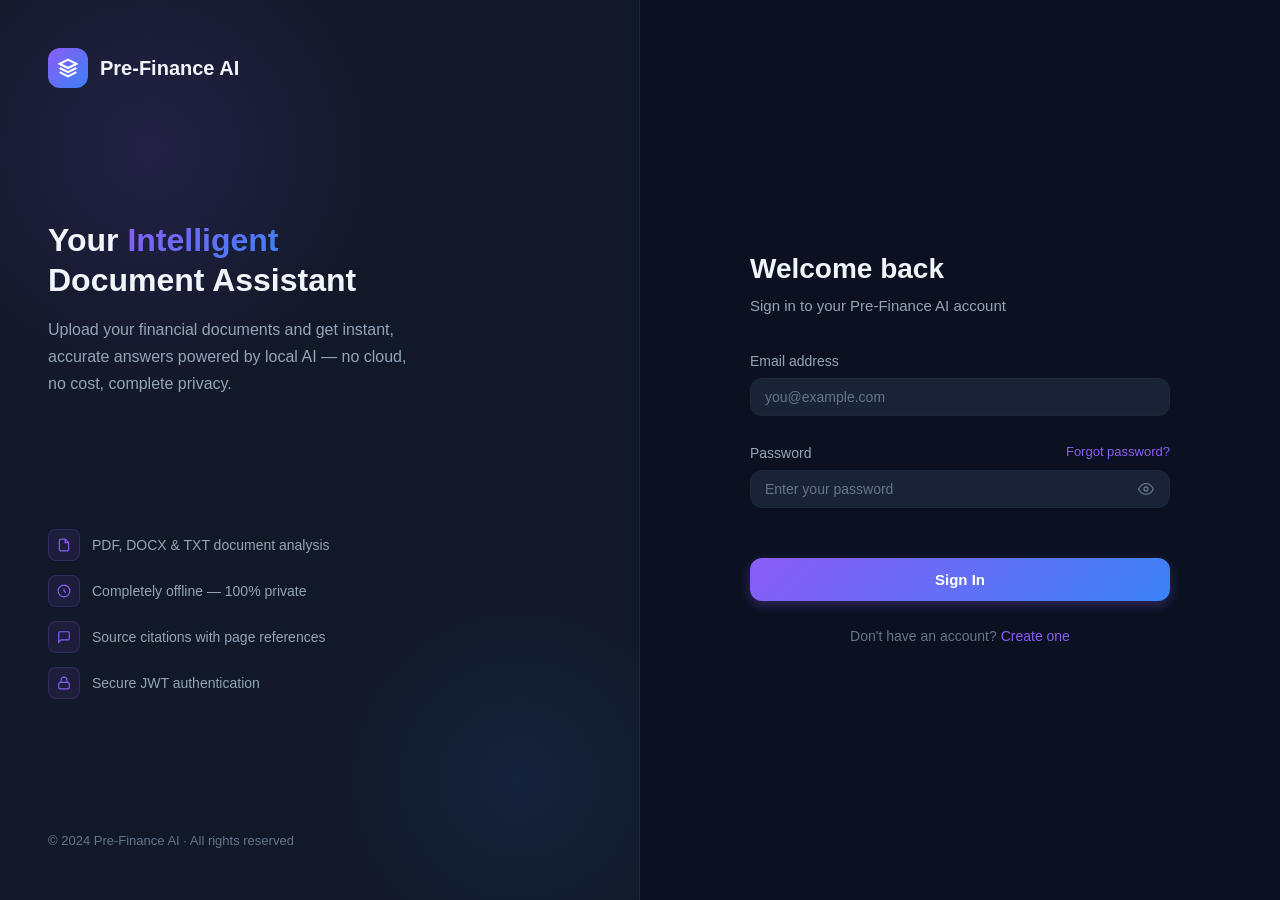
<file: frontend/index.html>
<!DOCTYPE html>
<html lang="en">
<head>
  <meta charset="UTF-8" />
  <meta http-equiv="refresh" content="0; url=login.html" />
  <title>Pre-Finance AI</title>
</head>
<body>
  <p>Redirecting… <a href="login.html">Click here</a></p>
</body>
</html>
</file>
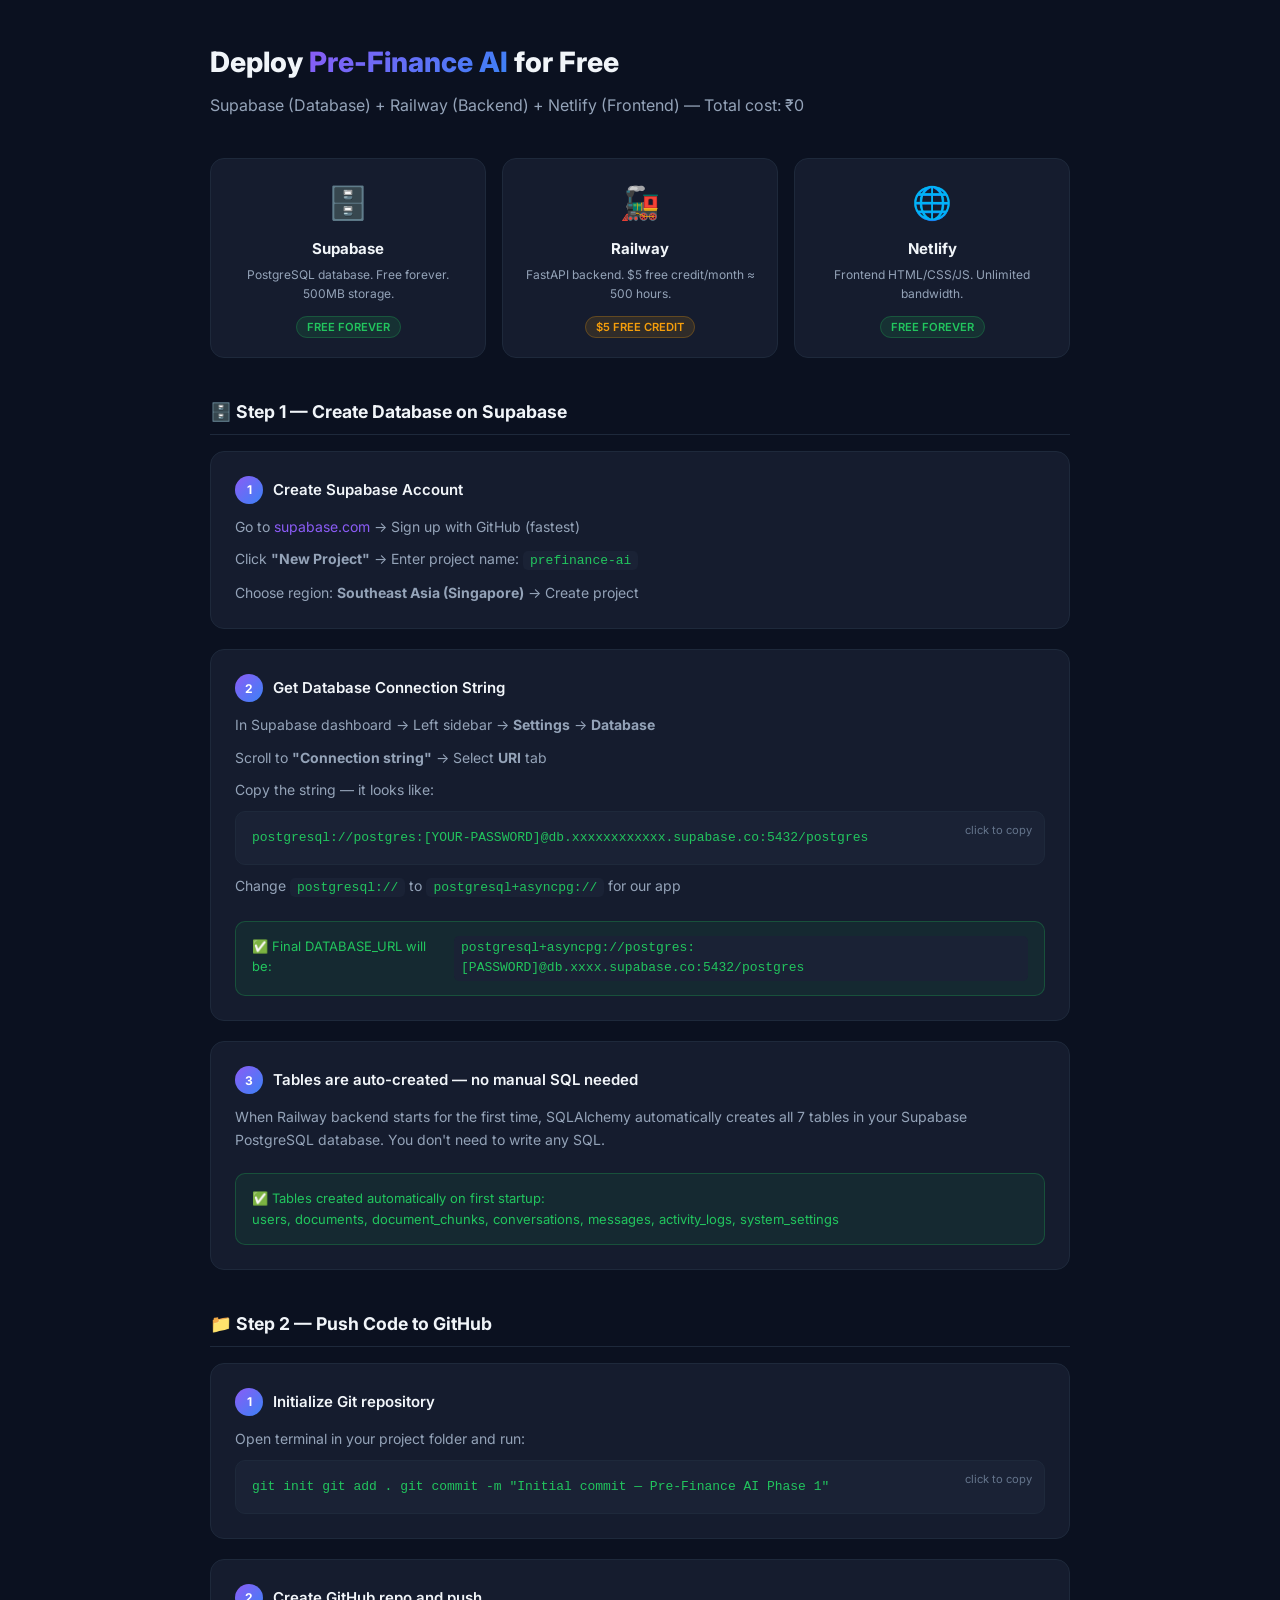
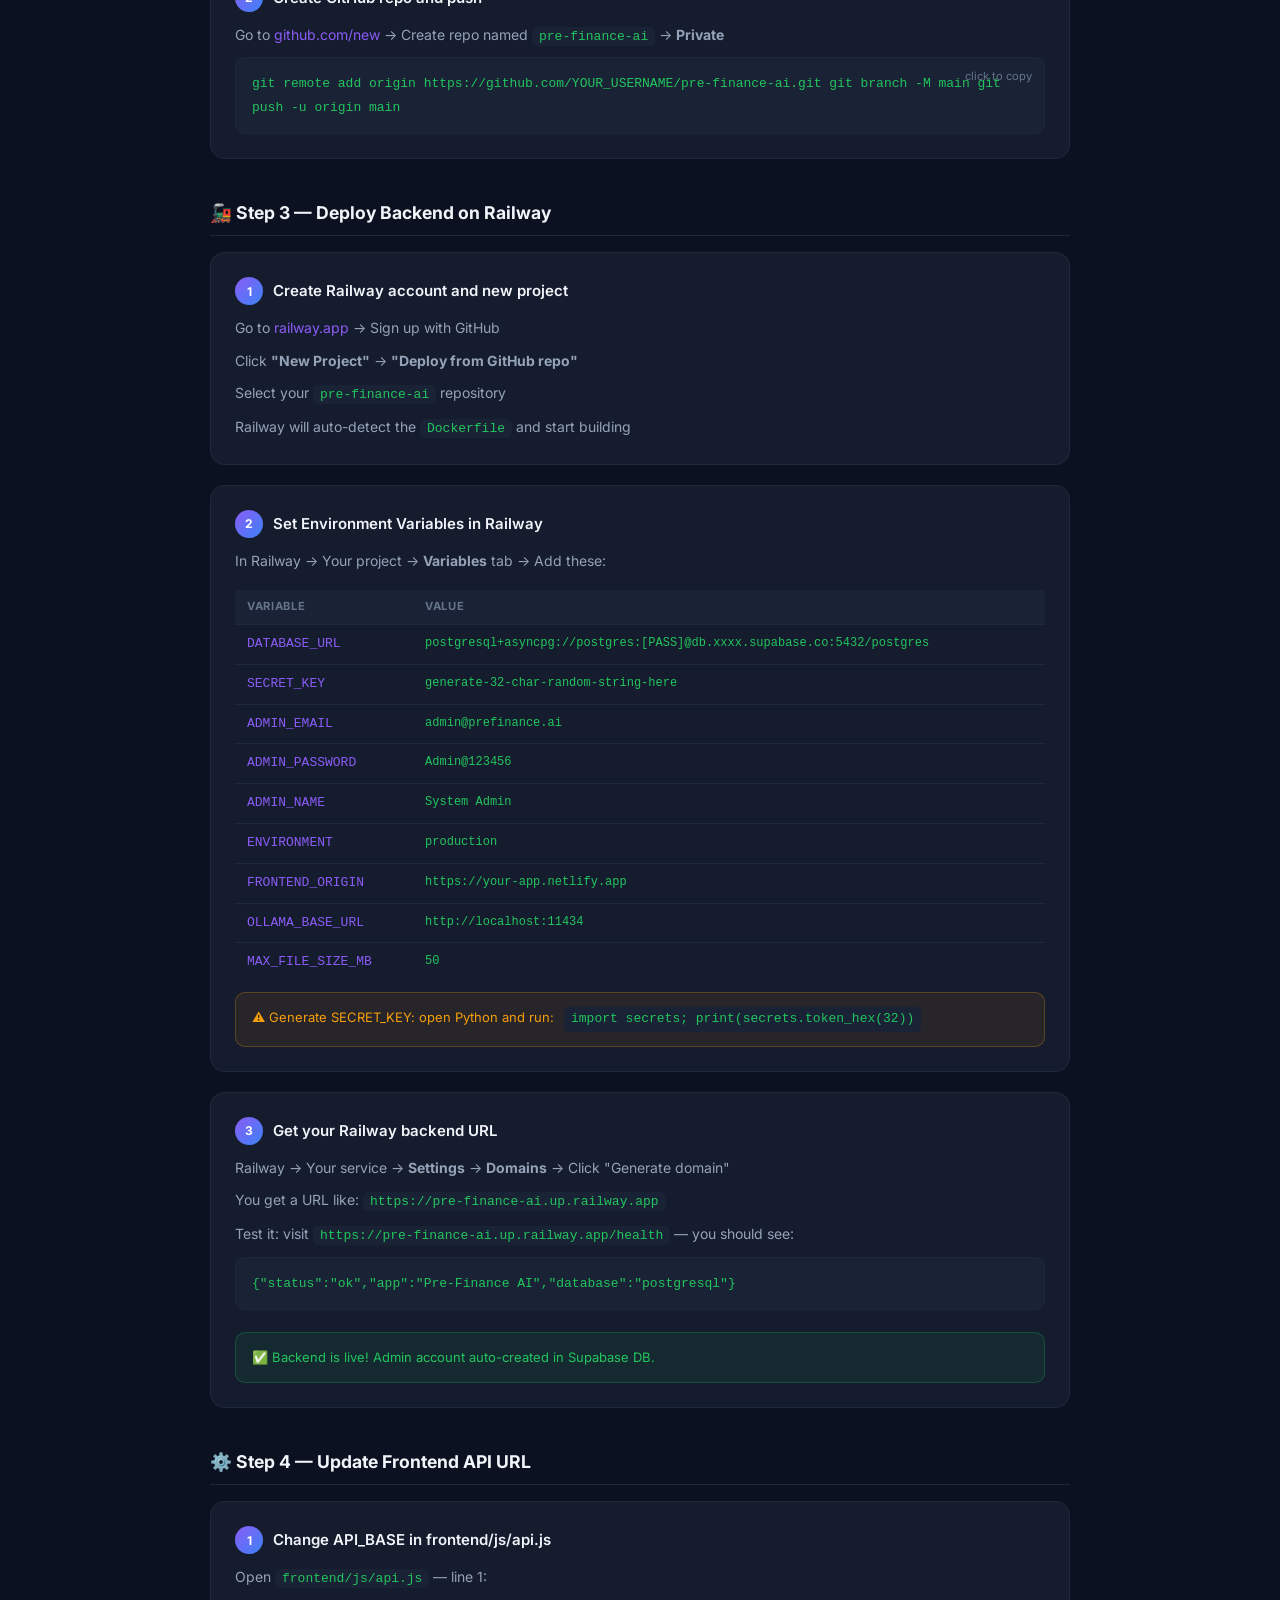
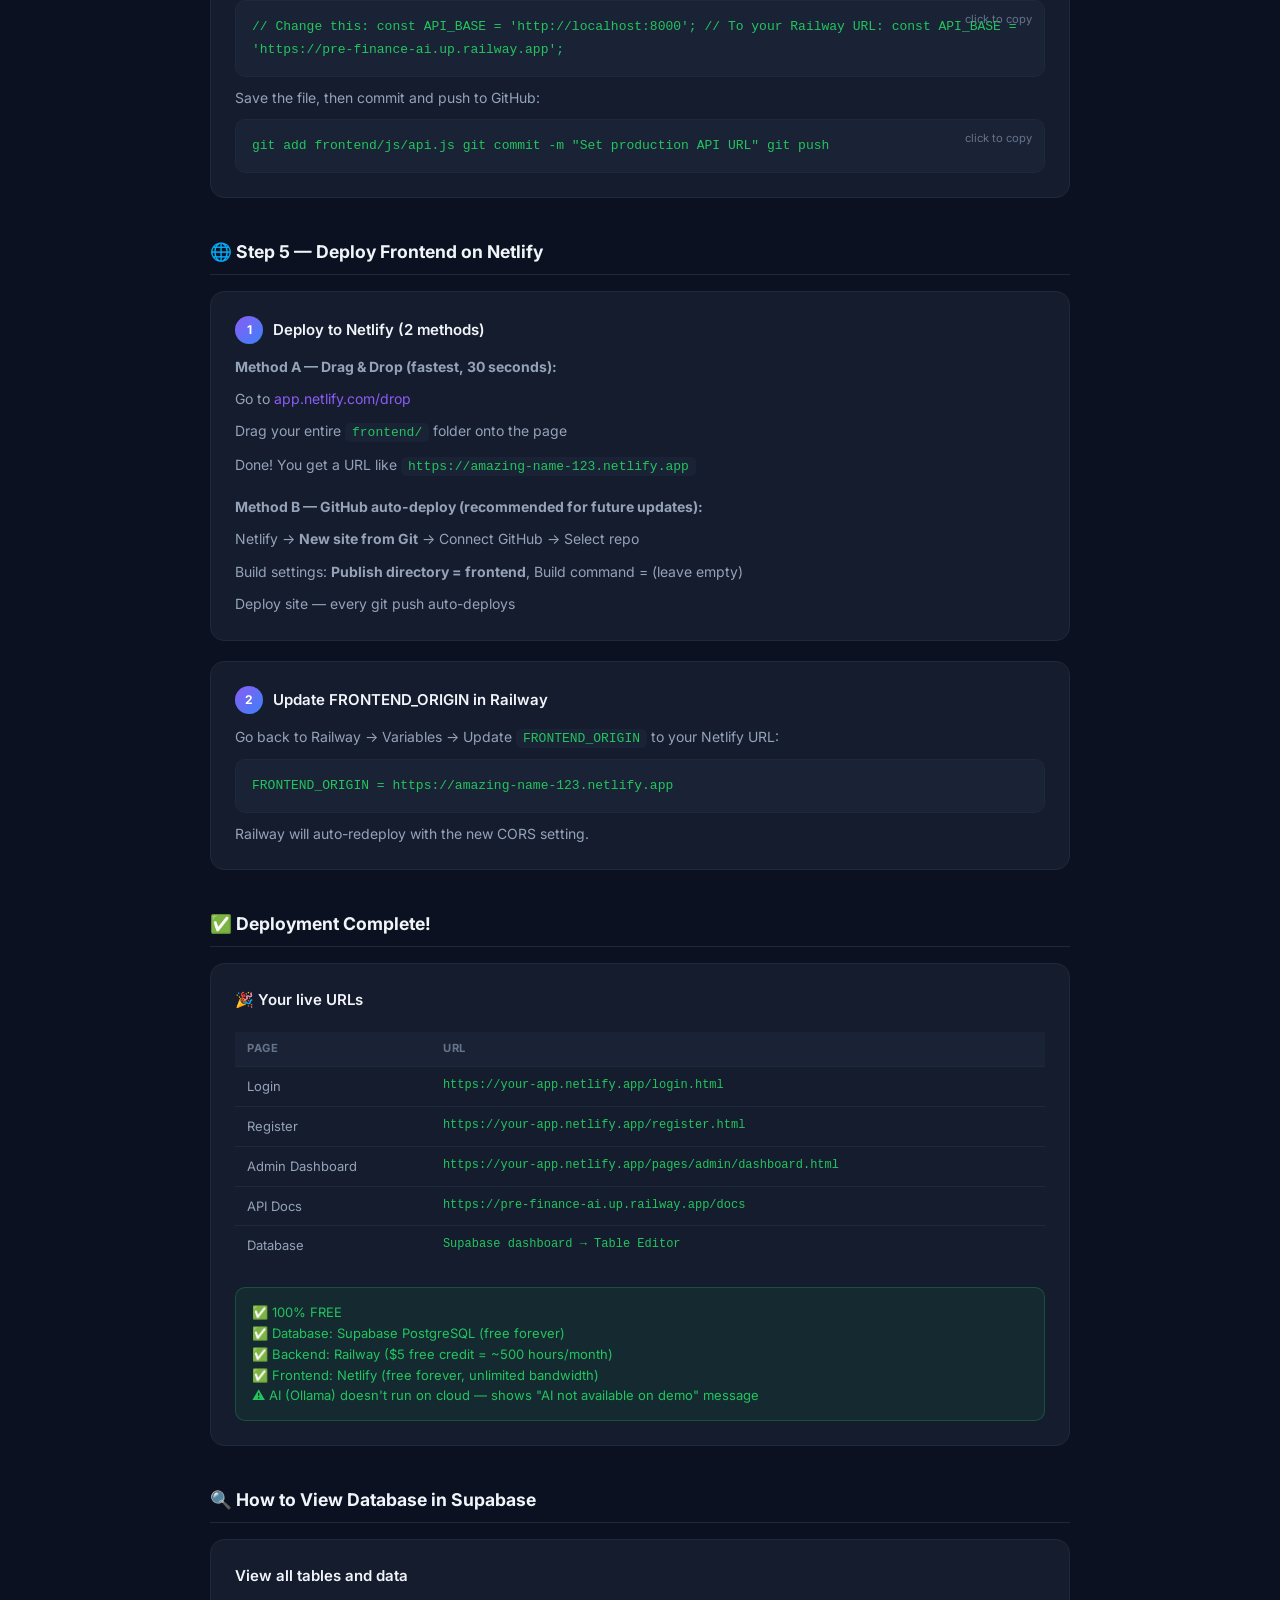
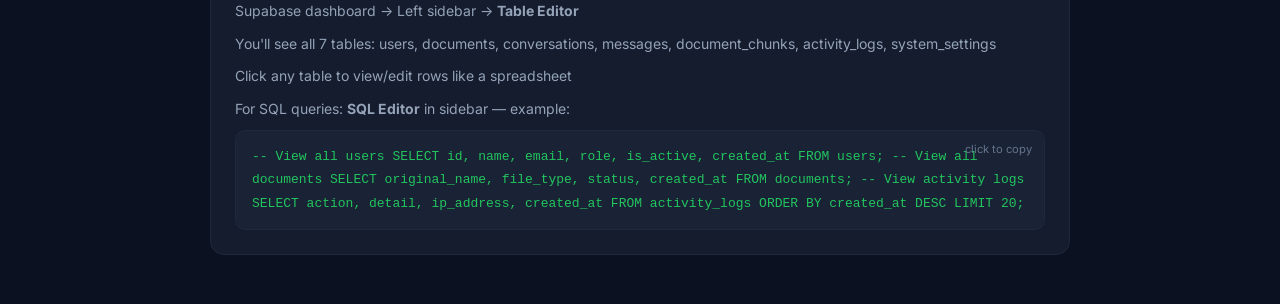
<file: DEPLOY GUIDE.html>
<!DOCTYPE html>
<html lang="en">
<head>
  <meta charset="UTF-8" />
  <meta name="viewport" content="width=device-width, initial-scale=1.0" />
  <title>Deploy Guide – Pre-Finance AI</title>
  <link href="https://fonts.googleapis.com/css2?family=Inter:wght@400;500;600;700;800&display=swap" rel="stylesheet" />
  <style>
    :root {
      --bg: #0B1120; --card: #151C2E; --elevated: #1A2235; --border: #1E293B;
      --purple: #8B5CF6; --blue: #3B82F6; --green: #22C55E;
      --yellow: #F59E0B; --red: #EF4444; --text: #F1F5F9;
      --muted: #64748B; --secondary: #94A3B8;
    }
    *{box-sizing:border-box;margin:0;padding:0}
    body{font-family:'Inter',sans-serif;background:var(--bg);color:var(--text);padding:40px 24px;line-height:1.6}
    .wrap{max-width:860px;margin:0 auto}
    h1{font-size:1.75rem;font-weight:800;margin-bottom:8px}
    h1 span{background:linear-gradient(135deg,#8B5CF6,#3B82F6);-webkit-background-clip:text;-webkit-text-fill-color:transparent;background-clip:text}
    .sub{color:var(--secondary);margin-bottom:40px}
    .platform-grid{display:grid;grid-template-columns:1fr 1fr 1fr;gap:16px;margin-bottom:40px}
    .plat{background:var(--card);border:1px solid var(--border);border-radius:14px;padding:18px;text-align:center}
    .plat-icon{font-size:2rem;margin-bottom:8px}
    .plat-name{font-weight:700;font-size:.9375rem;margin-bottom:4px}
    .plat-desc{font-size:.75rem;color:var(--secondary);margin-bottom:10px}
    .plat-free{font-size:.7rem;font-weight:600;padding:3px 10px;border-radius:999px}
    .free-yes{background:rgba(34,197,94,.12);color:var(--green);border:1px solid rgba(34,197,94,.25)}
    .free-paid{background:rgba(245,158,11,.12);color:var(--yellow);border:1px solid rgba(245,158,11,.25)}
    h2{font-size:1.1rem;font-weight:700;margin-bottom:16px;padding-bottom:8px;border-bottom:1px solid var(--border);display:flex;align-items:center;gap:8px}
    .step-block{background:var(--card);border:1px solid var(--border);border-radius:14px;padding:24px;margin-bottom:20px}
    .step-num{display:inline-flex;align-items:center;justify-content:center;width:28px;height:28px;border-radius:50%;background:linear-gradient(135deg,#8B5CF6,#3B82F6);font-size:.75rem;font-weight:700;color:#fff;flex-shrink:0;margin-right:10px}
    .step-title{font-size:.9375rem;font-weight:600;display:flex;align-items:center;margin-bottom:12px}
    .step-body{font-size:.875rem;color:var(--secondary);display:flex;flex-direction:column;gap:10px}
    code{font-family:monospace;background:var(--elevated);padding:2px 7px;border-radius:5px;font-size:.8125rem;color:var(--green)}
    .code-block{background:var(--elevated);border:1px solid var(--border);border-radius:10px;padding:14px 16px;font-family:monospace;font-size:.8125rem;color:var(--green);line-height:1.8;cursor:pointer;transition:background .2s;position:relative}
    .code-block:hover{background:#1e2a3a}
    .copy-hint{position:absolute;top:8px;right:12px;font-size:.7rem;color:var(--muted);font-family:'Inter',sans-serif}
    .env-table{width:100%;border-collapse:collapse;font-size:.8125rem;margin-top:8px}
    .env-table th{background:var(--elevated);color:var(--muted);font-size:.7rem;text-transform:uppercase;letter-spacing:.06em;padding:8px 12px;text-align:left;border-bottom:1px solid var(--border)}
    .env-table td{padding:9px 12px;border-bottom:1px solid var(--border);vertical-align:top}
    .env-table tr:last-child td{border-bottom:none}
    .key{font-family:monospace;color:var(--purple)}
    .val{font-family:monospace;color:var(--green);font-size:.75rem}
    .note-box{background:rgba(245,158,11,.08);border:1px solid rgba(245,158,11,.25);border-radius:10px;padding:14px 16px;font-size:.8125rem;color:var(--yellow);display:flex;gap:10px}
    .success-box{background:rgba(34,197,94,.08);border:1px solid rgba(34,197,94,.25);border-radius:10px;padding:14px 16px;font-size:.8125rem;color:var(--green);display:flex;gap:10px;margin-top:12px}
    a{color:var(--purple);text-decoration:none}
    a:hover{text-decoration:underline}
    .badge{padding:3px 10px;border-radius:999px;font-size:.7rem;font-weight:600;border:1px solid}
    .badge-free{background:rgba(34,197,94,.12);color:var(--green);border-color:rgba(34,197,94,.25)}
    .section-gap{margin-top:40px}
    @media(max-width:600px){.platform-grid{grid-template-columns:1fr}}
  </style>
</head>
<body>
<div class="wrap">

  <h1>Deploy <span>Pre-Finance AI</span> for Free</h1>
  <p class="sub">Supabase (Database) + Railway (Backend) + Netlify (Frontend) — Total cost: ₹0</p>

  <!-- Platform overview -->
  <div class="platform-grid">
    <div class="plat">
      <div class="plat-icon">🗄️</div>
      <div class="plat-name">Supabase</div>
      <div class="plat-desc">PostgreSQL database. Free forever. 500MB storage.</div>
      <span class="plat-free free-yes">FREE FOREVER</span>
    </div>
    <div class="plat">
      <div class="plat-icon">🚂</div>
      <div class="plat-name">Railway</div>
      <div class="plat-desc">FastAPI backend. $5 free credit/month ≈ 500 hours.</div>
      <span class="plat-free free-paid">$5 FREE CREDIT</span>
    </div>
    <div class="plat">
      <div class="plat-icon">🌐</div>
      <div class="plat-name">Netlify</div>
      <div class="plat-desc">Frontend HTML/CSS/JS. Unlimited bandwidth.</div>
      <span class="plat-free free-yes">FREE FOREVER</span>
    </div>
  </div>

  <!-- STEP 1: Supabase -->
  <h2>🗄️ Step 1 — Create Database on Supabase</h2>

  <div class="step-block">
    <div class="step-title"><span class="step-num">1</span> Create Supabase Account</div>
    <div class="step-body">
      <span>Go to <a href="https://supabase.com" target="_blank">supabase.com</a> → Sign up with GitHub (fastest)</span>
      <span>Click <strong>"New Project"</strong> → Enter project name: <code>prefinance-ai</code></span>
      <span>Choose region: <strong>Southeast Asia (Singapore)</strong> → Create project</span>
    </div>
  </div>

  <div class="step-block">
    <div class="step-title"><span class="step-num">2</span> Get Database Connection String</div>
    <div class="step-body">
      <span>In Supabase dashboard → Left sidebar → <strong>Settings</strong> → <strong>Database</strong></span>
      <span>Scroll to <strong>"Connection string"</strong> → Select <strong>URI</strong> tab</span>
      <span>Copy the string — it looks like:</span>
      <div class="code-block" onclick="copyCode(this)">
        <span class="copy-hint">click to copy</span>
        postgresql://postgres:[YOUR-PASSWORD]@db.xxxxxxxxxxxx.supabase.co:5432/postgres
      </div>
      <span>Change <code>postgresql://</code> to <code>postgresql+asyncpg://</code> for our app</span>
      <div class="success-box">✅ Final DATABASE_URL will be:<br/><code>postgresql+asyncpg://postgres:[PASSWORD]@db.xxxx.supabase.co:5432/postgres</code></div>
    </div>
  </div>

  <div class="step-block">
    <div class="step-title"><span class="step-num">3</span> Tables are auto-created — no manual SQL needed</div>
    <div class="step-body">
      <span>When Railway backend starts for the first time, SQLAlchemy automatically creates all 7 tables in your Supabase PostgreSQL database. You don't need to write any SQL.</span>
      <div class="success-box">✅ Tables created automatically on first startup:<br/>users, documents, document_chunks, conversations, messages, activity_logs, system_settings</div>
    </div>
  </div>

  <!-- STEP 2: GitHub -->
  <h2 class="section-gap">📁 Step 2 — Push Code to GitHub</h2>

  <div class="step-block">
    <div class="step-title"><span class="step-num">1</span> Initialize Git repository</div>
    <div class="step-body">
      <span>Open terminal in your project folder and run:</span>
      <div class="code-block" onclick="copyCode(this)">
        <span class="copy-hint">click to copy</span>
git init
git add .
git commit -m "Initial commit — Pre-Finance AI Phase 1"
      </div>
    </div>
  </div>

  <div class="step-block">
    <div class="step-title"><span class="step-num">2</span> Create GitHub repo and push</div>
    <div class="step-body">
      <span>Go to <a href="https://github.com/new" target="_blank">github.com/new</a> → Create repo named <code>pre-finance-ai</code> → <strong>Private</strong></span>
      <div class="code-block" onclick="copyCode(this)">
        <span class="copy-hint">click to copy</span>
git remote add origin https://github.com/YOUR_USERNAME/pre-finance-ai.git
git branch -M main
git push -u origin main
      </div>
    </div>
  </div>

  <!-- STEP 3: Railway -->
  <h2 class="section-gap">🚂 Step 3 — Deploy Backend on Railway</h2>

  <div class="step-block">
    <div class="step-title"><span class="step-num">1</span> Create Railway account and new project</div>
    <div class="step-body">
      <span>Go to <a href="https://railway.app" target="_blank">railway.app</a> → Sign up with GitHub</span>
      <span>Click <strong>"New Project"</strong> → <strong>"Deploy from GitHub repo"</strong></span>
      <span>Select your <code>pre-finance-ai</code> repository</span>
      <span>Railway will auto-detect the <code>Dockerfile</code> and start building</span>
    </div>
  </div>

  <div class="step-block">
    <div class="step-title"><span class="step-num">2</span> Set Environment Variables in Railway</div>
    <div class="step-body">
      <span>In Railway → Your project → <strong>Variables</strong> tab → Add these:</span>
      <table class="env-table">
        <thead><tr><th>Variable</th><th>Value</th></tr></thead>
        <tbody>
          <tr><td class="key">DATABASE_URL</td><td class="val">postgresql+asyncpg://postgres:[PASS]@db.xxxx.supabase.co:5432/postgres</td></tr>
          <tr><td class="key">SECRET_KEY</td><td class="val">generate-32-char-random-string-here</td></tr>
          <tr><td class="key">ADMIN_EMAIL</td><td class="val">admin@prefinance.ai</td></tr>
          <tr><td class="key">ADMIN_PASSWORD</td><td class="val">Admin@123456</td></tr>
          <tr><td class="key">ADMIN_NAME</td><td class="val">System Admin</td></tr>
          <tr><td class="key">ENVIRONMENT</td><td class="val">production</td></tr>
          <tr><td class="key">FRONTEND_ORIGIN</td><td class="val">https://your-app.netlify.app</td></tr>
          <tr><td class="key">OLLAMA_BASE_URL</td><td class="val">http://localhost:11434</td></tr>
          <tr><td class="key">MAX_FILE_SIZE_MB</td><td class="val">50</td></tr>
        </tbody>
      </table>
      <div class="note-box">⚠️ Generate SECRET_KEY: open Python and run:<br/><code>import secrets; print(secrets.token_hex(32))</code></div>
    </div>
  </div>

  <div class="step-block">
    <div class="step-title"><span class="step-num">3</span> Get your Railway backend URL</div>
    <div class="step-body">
      <span>Railway → Your service → <strong>Settings</strong> → <strong>Domains</strong> → Click "Generate domain"</span>
      <span>You get a URL like: <code>https://pre-finance-ai.up.railway.app</code></span>
      <span>Test it: visit <code>https://pre-finance-ai.up.railway.app/health</code> — you should see:</span>
      <div class="code-block">{"status":"ok","app":"Pre-Finance AI","database":"postgresql"}</div>
      <div class="success-box">✅ Backend is live! Admin account auto-created in Supabase DB.</div>
    </div>
  </div>

  <!-- STEP 4: Update API_BASE -->
  <h2 class="section-gap">⚙️ Step 4 — Update Frontend API URL</h2>

  <div class="step-block">
    <div class="step-title"><span class="step-num">1</span> Change API_BASE in frontend/js/api.js</div>
    <div class="step-body">
      <span>Open <code>frontend/js/api.js</code> — line 1:</span>
      <div class="code-block" onclick="copyCode(this)">
        <span class="copy-hint">click to copy</span>
// Change this:
const API_BASE = 'http://localhost:8000';

// To your Railway URL:
const API_BASE = 'https://pre-finance-ai.up.railway.app';
      </div>
      <span>Save the file, then commit and push to GitHub:</span>
      <div class="code-block" onclick="copyCode(this)">
        <span class="copy-hint">click to copy</span>
git add frontend/js/api.js
git commit -m "Set production API URL"
git push
      </div>
    </div>
  </div>

  <!-- STEP 5: Netlify -->
  <h2 class="section-gap">🌐 Step 5 — Deploy Frontend on Netlify</h2>

  <div class="step-block">
    <div class="step-title"><span class="step-num">1</span> Deploy to Netlify (2 methods)</div>
    <div class="step-body">
      <strong>Method A — Drag & Drop (fastest, 30 seconds):</strong>
      <span>Go to <a href="https://app.netlify.com/drop" target="_blank">app.netlify.com/drop</a></span>
      <span>Drag your entire <code>frontend/</code> folder onto the page</span>
      <span>Done! You get a URL like <code>https://amazing-name-123.netlify.app</code></span>

      <strong style="margin-top:8px">Method B — GitHub auto-deploy (recommended for future updates):</strong>
      <span>Netlify → <strong>New site from Git</strong> → Connect GitHub → Select repo</span>
      <span>Build settings: <strong>Publish directory = frontend</strong>, Build command = (leave empty)</span>
      <span>Deploy site — every git push auto-deploys</span>
    </div>
  </div>

  <div class="step-block">
    <div class="step-title"><span class="step-num">2</span> Update FRONTEND_ORIGIN in Railway</div>
    <div class="step-body">
      <span>Go back to Railway → Variables → Update <code>FRONTEND_ORIGIN</code> to your Netlify URL:</span>
      <div class="code-block">FRONTEND_ORIGIN = https://amazing-name-123.netlify.app</div>
      <span>Railway will auto-redeploy with the new CORS setting.</span>
    </div>
  </div>

  <!-- Final result -->
  <h2 class="section-gap">✅ Deployment Complete!</h2>

  <div class="step-block">
    <div class="step-title">🎉 Your live URLs</div>
    <div class="step-body">
      <table class="env-table">
        <thead><tr><th>Page</th><th>URL</th></tr></thead>
        <tbody>
          <tr><td>Login</td><td class="val">https://your-app.netlify.app/login.html</td></tr>
          <tr><td>Register</td><td class="val">https://your-app.netlify.app/register.html</td></tr>
          <tr><td>Admin Dashboard</td><td class="val">https://your-app.netlify.app/pages/admin/dashboard.html</td></tr>
          <tr><td>API Docs</td><td class="val">https://pre-finance-ai.up.railway.app/docs</td></tr>
          <tr><td>Database</td><td class="val">Supabase dashboard → Table Editor</td></tr>
        </tbody>
      </table>
      <div class="success-box">
        ✅ 100% FREE<br/>
        ✅ Database: Supabase PostgreSQL (free forever)<br/>
        ✅ Backend: Railway ($5 free credit = ~500 hours/month)<br/>
        ✅ Frontend: Netlify (free forever, unlimited bandwidth)<br/>
        ⚠️ AI (Ollama) doesn't run on cloud — shows "AI not available on demo" message
      </div>
    </div>
  </div>

  <!-- Supabase Table Viewer guide -->
  <h2 class="section-gap">🔍 How to View Database in Supabase</h2>

  <div class="step-block">
    <div class="step-title">View all tables and data</div>
    <div class="step-body">
      <span>Supabase dashboard → Left sidebar → <strong>Table Editor</strong></span>
      <span>You'll see all 7 tables: users, documents, conversations, messages, document_chunks, activity_logs, system_settings</span>
      <span>Click any table to view/edit rows like a spreadsheet</span>
      <span>For SQL queries: <strong>SQL Editor</strong> in sidebar — example:</span>
      <div class="code-block" onclick="copyCode(this)">
        <span class="copy-hint">click to copy</span>
-- View all users
SELECT id, name, email, role, is_active, created_at FROM users;

-- View all documents
SELECT original_name, file_type, status, created_at FROM documents;

-- View activity logs
SELECT action, detail, ip_address, created_at FROM activity_logs ORDER BY created_at DESC LIMIT 20;
      </div>
    </div>
  </div>

</div>

<script>
function copyCode(el) {
  const text = el.textContent.replace('click to copy','').trim();
  navigator.clipboard.writeText(text).then(()=>{
    const hint = el.querySelector('.copy-hint');
    if(hint){ hint.textContent='✓ Copied!'; hint.style.color='var(--green)'; setTimeout(()=>{hint.textContent='click to copy';hint.style.color='';},2000); }
  });
}
</script>
</body>
</html>
</file>
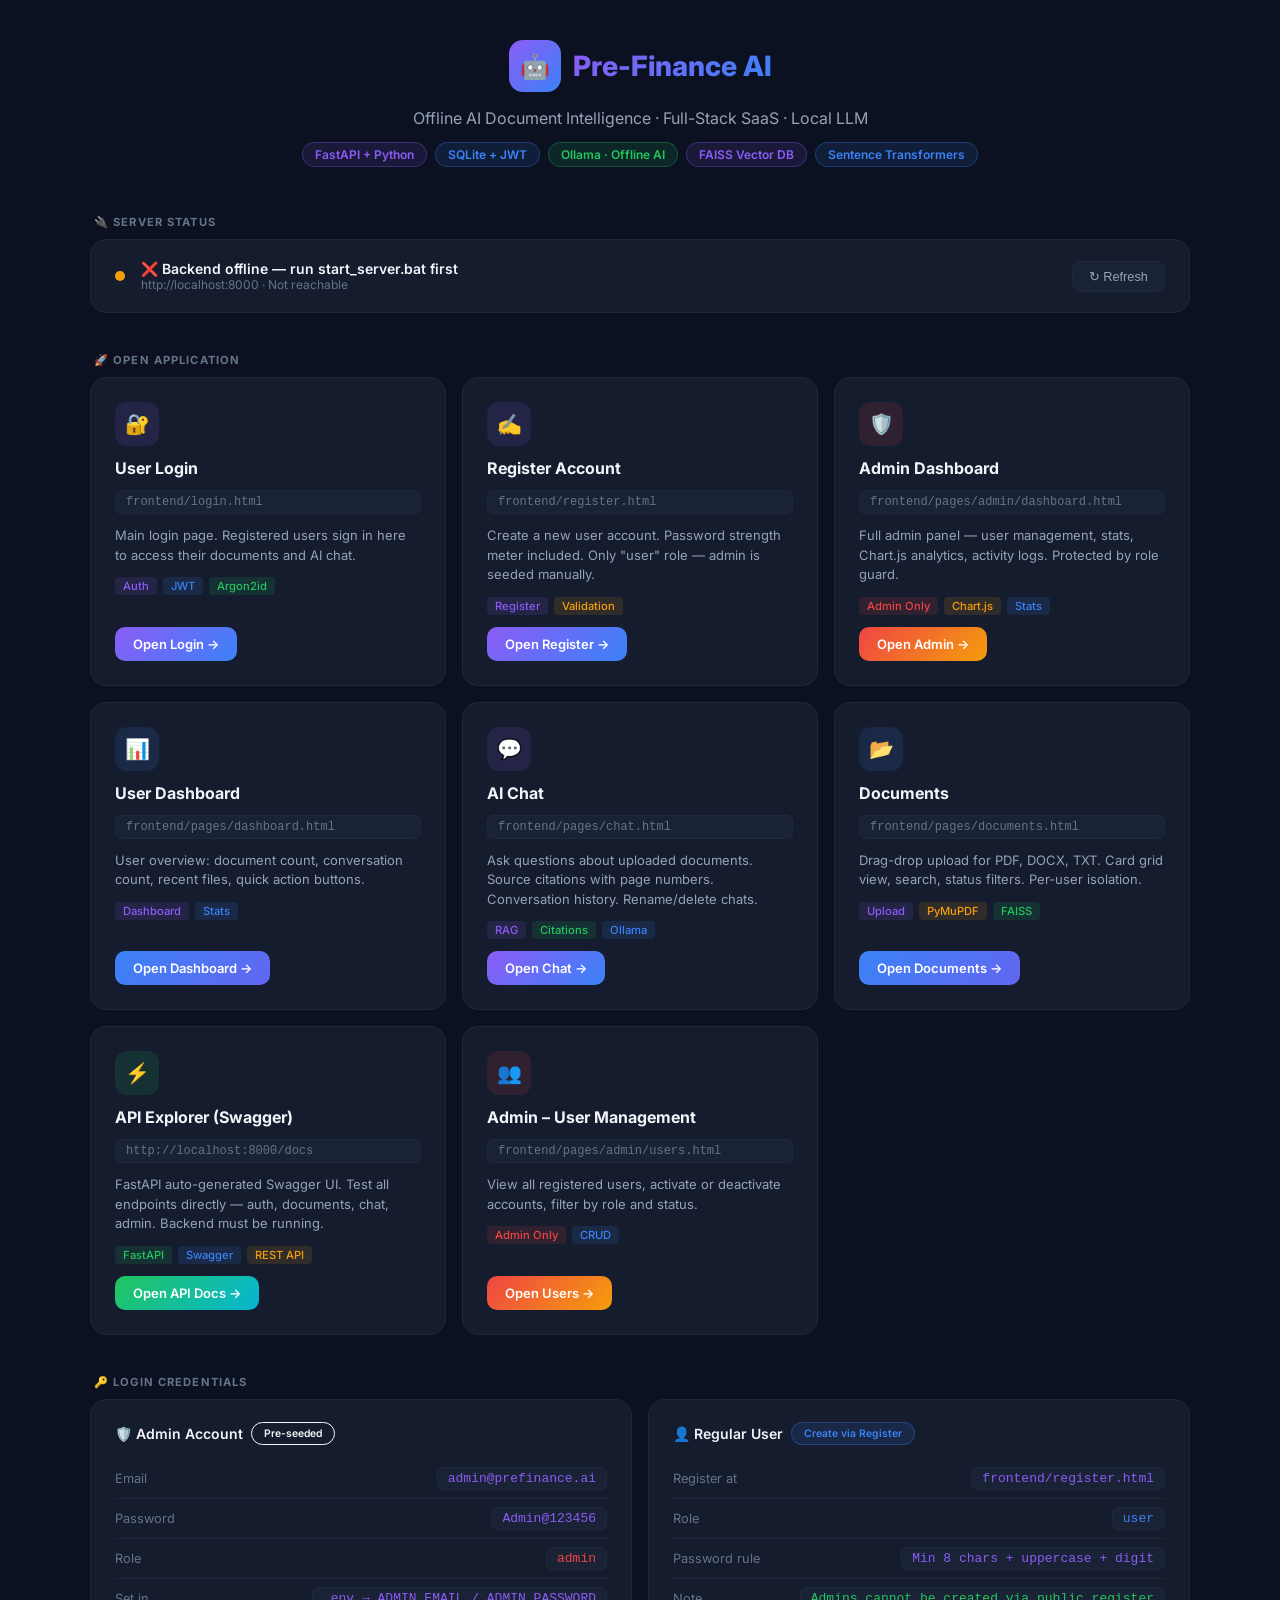
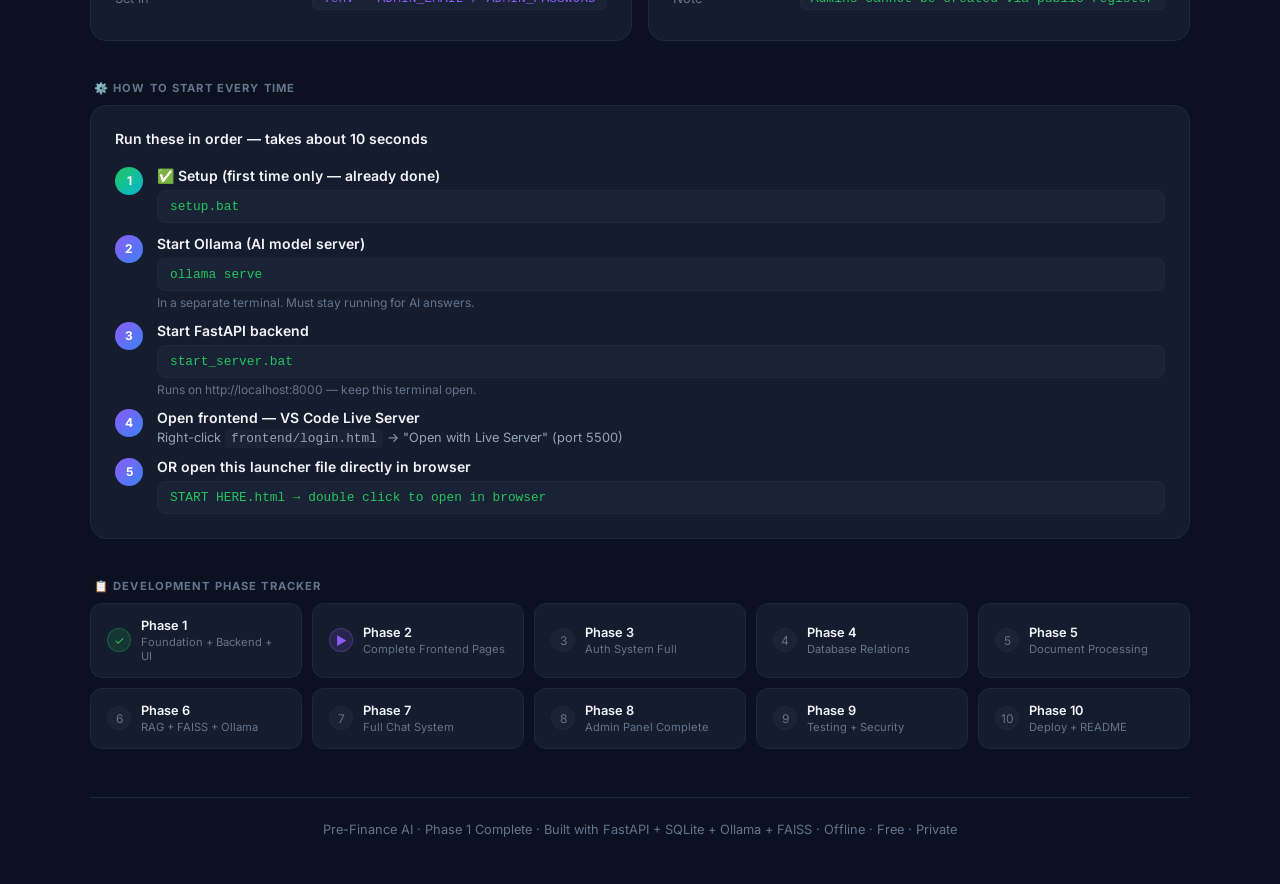
<file: START HERE.html>
<!DOCTYPE html>
<html lang="en">
<head>
  <meta charset="UTF-8" />
  <meta name="viewport" content="width=device-width, initial-scale=1.0" />
  <title>Pre-Finance AI – Project Launcher</title>
  <link href="https://fonts.googleapis.com/css2?family=Inter:wght@400;500;600;700;800&display=swap" rel="stylesheet" />
  <style>
    :root {
      --bg:        #0B1120;
      --card:      #151C2E;
      --elevated:  #1A2235;
      --border:    #1E293B;
      --purple:    #8B5CF6;
      --blue:      #3B82F6;
      --green:     #22C55E;
      --yellow:    #F59E0B;
      --red:       #EF4444;
      --text:      #F1F5F9;
      --muted:     #64748B;
      --secondary: #94A3B8;
      --grad:      linear-gradient(135deg, #8B5CF6 0%, #3B82F6 100%);
    }
    * { box-sizing: border-box; margin: 0; padding: 0; }
    body {
      font-family: 'Inter', sans-serif;
      background: var(--bg);
      color: var(--text);
      min-height: 100vh;
      padding: 40px 24px;
    }

    /* ── Header ── */
    .header {
      text-align: center;
      margin-bottom: 48px;
    }
    .logo {
      display: inline-flex;
      align-items: center;
      gap: 12px;
      margin-bottom: 16px;
    }
    .logo-icon {
      width: 52px; height: 52px;
      background: var(--grad);
      border-radius: 14px;
      display: flex; align-items: center; justify-content: center;
      font-size: 1.5rem;
    }
    .logo-name {
      font-size: 1.75rem;
      font-weight: 800;
      background: var(--grad);
      -webkit-background-clip: text;
      -webkit-text-fill-color: transparent;
      background-clip: text;
    }
    .header p {
      color: var(--secondary);
      font-size: 1rem;
      max-width: 500px;
      margin: 0 auto;
    }
    .badge-row {
      display: flex;
      gap: 8px;
      justify-content: center;
      flex-wrap: wrap;
      margin-top: 14px;
    }
    .badge {
      padding: 4px 12px;
      border-radius: 999px;
      font-size: 0.75rem;
      font-weight: 600;
      border: 1px solid;
    }
    .badge-purple { background: rgba(139,92,246,.12); color: var(--purple); border-color: rgba(139,92,246,.3); }
    .badge-blue   { background: rgba(59,130,246,.12);  color: var(--blue);   border-color: rgba(59,130,246,.3); }
    .badge-green  { background: rgba(34,197,94,.12);   color: var(--green);  border-color: rgba(34,197,94,.3); }

    /* ── Section title ── */
    .section-label {
      font-size: 0.7rem;
      font-weight: 700;
      text-transform: uppercase;
      letter-spacing: .1em;
      color: var(--muted);
      margin-bottom: 14px;
      padding-left: 4px;
    }

    /* ── Launch card ── */
    .launch-grid {
      display: grid;
      grid-template-columns: repeat(auto-fit, minmax(280px, 1fr));
      gap: 16px;
      max-width: 1100px;
      margin: 0 auto 40px;
    }
    .launch-card {
      background: var(--card);
      border: 1px solid var(--border);
      border-radius: 16px;
      padding: 24px;
      text-decoration: none;
      color: inherit;
      display: flex;
      flex-direction: column;
      gap: 12px;
      transition: all .2s ease;
      position: relative;
      overflow: hidden;
      cursor: pointer;
    }
    .launch-card::before {
      content: '';
      position: absolute;
      inset: 0;
      border-radius: 16px;
      border: 1px solid transparent;
      transition: border-color .2s;
    }
    .launch-card:hover { transform: translateY(-3px); box-shadow: 0 8px 32px rgba(0,0,0,.5); }
    .launch-card:hover::before { border-color: rgba(139,92,246,.4); }
    .launch-card.admin:hover::before { border-color: rgba(239,68,68,.4); }
    .launch-card.api:hover::before   { border-color: rgba(34,197,94,.4); }

    .card-icon {
      width: 44px; height: 44px;
      border-radius: 12px;
      display: flex; align-items: center; justify-content: center;
      font-size: 1.25rem;
    }
    .icon-user  { background: rgba(139,92,246,.12); }
    .icon-admin { background: rgba(239,68,68,.12); }
    .icon-api   { background: rgba(34,197,94,.12); }
    .icon-docs  { background: rgba(59,130,246,.12); }

    .card-title { font-size: 1rem; font-weight: 700; }
    .card-url {
      font-size: 0.75rem;
      color: var(--muted);
      font-family: monospace;
      background: var(--elevated);
      padding: 4px 10px;
      border-radius: 6px;
      border: 1px solid var(--border);
      word-break: break-all;
    }
    .card-desc { font-size: 0.8125rem; color: var(--secondary); line-height: 1.5; }
    .card-tags { display: flex; gap: 6px; flex-wrap: wrap; }
    .tag {
      font-size: 0.7rem;
      padding: 2px 8px;
      border-radius: 4px;
      font-weight: 500;
    }
    .tag-purple { background: rgba(139,92,246,.12); color: var(--purple); }
    .tag-blue   { background: rgba(59,130,246,.12);  color: var(--blue); }
    .tag-green  { background: rgba(34,197,94,.12);   color: var(--green); }
    .tag-red    { background: rgba(239,68,68,.12);   color: var(--red); }
    .tag-yellow { background: rgba(245,158,11,.12);  color: var(--yellow); }

    .open-btn {
      margin-top: auto;
      display: inline-flex;
      align-items: center;
      gap: 8px;
      padding: 9px 18px;
      border-radius: 10px;
      font-size: 0.8125rem;
      font-weight: 600;
      border: none;
      cursor: pointer;
      transition: opacity .2s;
      text-decoration: none;
      width: fit-content;
    }
    .open-btn:hover { opacity: .85; }
    .btn-purple { background: var(--grad); color: #fff; }
    .btn-red    { background: linear-gradient(135deg,#EF4444,#F59E0B); color: #fff; }
    .btn-green  { background: linear-gradient(135deg,#22C55E,#06B6D4); color: #fff; }
    .btn-blue   { background: linear-gradient(135deg,#3B82F6,#6366F1); color: #fff; }

    /* ── Credentials box ── */
    .creds-grid {
      display: grid;
      grid-template-columns: 1fr 1fr;
      gap: 16px;
      max-width: 1100px;
      margin: 0 auto 40px;
    }
    .creds-card {
      background: var(--card);
      border: 1px solid var(--border);
      border-radius: 16px;
      padding: 22px 24px;
    }
    .creds-title {
      font-size: 0.875rem;
      font-weight: 600;
      margin-bottom: 14px;
      display: flex;
      align-items: center;
      gap: 8px;
    }
    .cred-row {
      display: flex;
      align-items: center;
      justify-content: space-between;
      padding: 8px 0;
      border-bottom: 1px solid var(--border);
    }
    .cred-row:last-child { border-bottom: none; }
    .cred-key { font-size: 0.8rem; color: var(--muted); }
    .cred-val {
      font-size: 0.8125rem;
      font-family: monospace;
      background: var(--elevated);
      padding: 3px 10px;
      border-radius: 6px;
      color: var(--purple);
      cursor: pointer;
      border: 1px solid var(--border);
      transition: background .2s;
    }
    .cred-val:hover { background: rgba(139,92,246,.1); }

    /* ── Server status ── */
    .status-bar {
      max-width: 1100px;
      margin: 0 auto 40px;
      background: var(--card);
      border: 1px solid var(--border);
      border-radius: 16px;
      padding: 20px 24px;
      display: flex;
      align-items: center;
      gap: 16px;
      flex-wrap: wrap;
    }
    .status-dot {
      width: 10px; height: 10px;
      border-radius: 50%;
      flex-shrink: 0;
    }
    .dot-green { background: var(--green); box-shadow: 0 0 8px var(--green); animation: pulse 2s infinite; }
    .dot-red   { background: var(--red); }
    .dot-yellow{ background: var(--yellow); animation: pulse 2s infinite; }
    @keyframes pulse {
      0%,100% { opacity: 1; } 50% { opacity: .4; }
    }
    .status-text { font-size: 0.875rem; font-weight: 600; }
    .status-sub  { font-size: 0.75rem;  color: var(--muted); }
    .refresh-btn {
      margin-left: auto;
      background: var(--elevated);
      border: 1px solid var(--border);
      color: var(--secondary);
      padding: 7px 16px;
      border-radius: 8px;
      font-size: 0.8rem;
      cursor: pointer;
      transition: all .2s;
    }
    .refresh-btn:hover { color: var(--text); border-color: var(--purple); }

    /* ── Steps ── */
    .steps-box {
      max-width: 1100px;
      margin: 0 auto 40px;
      background: var(--card);
      border: 1px solid var(--border);
      border-radius: 16px;
      padding: 24px;
    }
    .steps-title { font-size: 0.875rem; font-weight: 600; margin-bottom: 20px; }
    .steps-list { display: flex; flex-direction: column; gap: 12px; }
    .step {
      display: flex;
      align-items: flex-start;
      gap: 14px;
    }
    .step-num {
      width: 28px; height: 28px;
      border-radius: 50%;
      background: var(--grad);
      display: flex; align-items: center; justify-content: center;
      font-size: 0.75rem;
      font-weight: 700;
      color: #fff;
      flex-shrink: 0;
    }
    .step-num.done { background: linear-gradient(135deg,#22C55E,#06B6D4); }
    .step-content { flex: 1; }
    .step-title { font-size: 0.875rem; font-weight: 600; margin-bottom: 2px; }
    .step-code {
      font-family: monospace;
      font-size: 0.8rem;
      background: var(--elevated);
      border: 1px solid var(--border);
      padding: 8px 12px;
      border-radius: 8px;
      color: var(--green);
      margin-top: 6px;
      cursor: pointer;
      transition: background .2s;
      word-break: break-all;
    }
    .step-code:hover { background: rgba(34,197,94,.08); }

    /* ── Phase tracker ── */
    .phase-grid {
      display: grid;
      grid-template-columns: repeat(auto-fill, minmax(200px, 1fr));
      gap: 10px;
      max-width: 1100px;
      margin: 0 auto 48px;
    }
    .phase-card {
      background: var(--card);
      border: 1px solid var(--border);
      border-radius: 12px;
      padding: 14px 16px;
      display: flex;
      align-items: center;
      gap: 10px;
    }
    .phase-status {
      width: 24px; height: 24px;
      border-radius: 50%;
      display: flex; align-items: center; justify-content: center;
      font-size: 0.75rem;
      flex-shrink: 0;
    }
    .ps-done   { background: rgba(34,197,94,.15);  color: var(--green); border: 1px solid rgba(34,197,94,.3); }
    .ps-active { background: rgba(139,92,246,.15); color: var(--purple); border: 1px solid rgba(139,92,246,.3); animation: pulse 2s infinite; }
    .ps-todo   { background: var(--elevated); color: var(--muted); border: 1px solid var(--border); }
    .phase-info { flex: 1; }
    .phase-name { font-size: 0.8rem; font-weight: 600; }
    .phase-sub  { font-size: 0.7rem; color: var(--muted); margin-top: 2px; }

    /* ── Footer ── */
    .footer {
      text-align: center;
      color: var(--muted);
      font-size: 0.8rem;
      padding: 24px 0 8px;
      max-width: 1100px;
      margin: 0 auto;
      border-top: 1px solid var(--border);
    }

    @media (max-width: 600px) {
      .creds-grid { grid-template-columns: 1fr; }
      .launch-grid { grid-template-columns: 1fr; }
    }
  </style>
</head>
<body>

  <!-- ── Header ── -->
  <div class="header">
    <div class="logo">
      <div class="logo-icon">🤖</div>
      <div class="logo-name">Pre-Finance AI</div>
    </div>
    <p>Offline AI Document Intelligence · Full-Stack SaaS · Local LLM</p>
    <div class="badge-row">
      <span class="badge badge-purple">FastAPI + Python</span>
      <span class="badge badge-blue">SQLite + JWT</span>
      <span class="badge badge-green">Ollama · Offline AI</span>
      <span class="badge badge-purple">FAISS Vector DB</span>
      <span class="badge badge-blue">Sentence Transformers</span>
    </div>
  </div>

  <!-- ── Server Status ── -->
  <div class="section-label" style="max-width:1100px;margin:0 auto 10px">🔌 Server Status</div>
  <div class="status-bar">
    <div class="status-dot" id="status-dot" style="background:var(--yellow)"></div>
    <div>
      <div class="status-text" id="status-text">Checking backend…</div>
      <div class="status-sub" id="status-sub">http://localhost:8000</div>
    </div>
    <button class="refresh-btn" onclick="checkServer()">↻ Refresh</button>
  </div>

  <!-- ── Launch Links ── -->
  <div class="section-label" style="max-width:1100px;margin:0 auto 10px">🚀 Open Application</div>
  <div class="launch-grid">

    <!-- User Login -->
    <div class="launch-card" onclick="openLink('frontend/login.html')">
      <div class="card-icon icon-user">🔐</div>
      <div class="card-title">User Login</div>
      <div class="card-url">frontend/login.html</div>
      <div class="card-desc">Main login page. Registered users sign in here to access their documents and AI chat.</div>
      <div class="card-tags">
        <span class="tag tag-purple">Auth</span>
        <span class="tag tag-blue">JWT</span>
        <span class="tag tag-green">Argon2id</span>
      </div>
      <span class="open-btn btn-purple">Open Login →</span>
    </div>

    <!-- Register -->
    <div class="launch-card" onclick="openLink('frontend/register.html')">
      <div class="card-icon icon-user">✍️</div>
      <div class="card-title">Register Account</div>
      <div class="card-url">frontend/register.html</div>
      <div class="card-desc">Create a new user account. Password strength meter included. Only "user" role — admin is seeded manually.</div>
      <div class="card-tags">
        <span class="tag tag-purple">Register</span>
        <span class="tag tag-yellow">Validation</span>
      </div>
      <span class="open-btn btn-purple">Open Register →</span>
    </div>

    <!-- Admin Dashboard -->
    <div class="launch-card admin" onclick="openLink('frontend/pages/admin/dashboard.html')">
      <div class="card-icon icon-admin">🛡️</div>
      <div class="card-title">Admin Dashboard</div>
      <div class="card-url">frontend/pages/admin/dashboard.html</div>
      <div class="card-desc">Full admin panel — user management, stats, Chart.js analytics, activity logs. Protected by role guard.</div>
      <div class="card-tags">
        <span class="tag tag-red">Admin Only</span>
        <span class="tag tag-yellow">Chart.js</span>
        <span class="tag tag-blue">Stats</span>
      </div>
      <span class="open-btn btn-red">Open Admin →</span>
    </div>

    <!-- User Dashboard -->
    <div class="launch-card" onclick="openLink('frontend/pages/dashboard.html')">
      <div class="card-icon icon-docs">📊</div>
      <div class="card-title">User Dashboard</div>
      <div class="card-url">frontend/pages/dashboard.html</div>
      <div class="card-desc">User overview: document count, conversation count, recent files, quick action buttons.</div>
      <div class="card-tags">
        <span class="tag tag-purple">Dashboard</span>
        <span class="tag tag-blue">Stats</span>
      </div>
      <span class="open-btn btn-blue">Open Dashboard →</span>
    </div>

    <!-- AI Chat -->
    <div class="launch-card" onclick="openLink('frontend/pages/chat.html')">
      <div class="card-icon icon-user">💬</div>
      <div class="card-title">AI Chat</div>
      <div class="card-url">frontend/pages/chat.html</div>
      <div class="card-desc">Ask questions about uploaded documents. Source citations with page numbers. Conversation history. Rename/delete chats.</div>
      <div class="card-tags">
        <span class="tag tag-purple">RAG</span>
        <span class="tag tag-green">Citations</span>
        <span class="tag tag-blue">Ollama</span>
      </div>
      <span class="open-btn btn-purple">Open Chat →</span>
    </div>

    <!-- Documents -->
    <div class="launch-card" onclick="openLink('frontend/pages/documents.html')">
      <div class="card-icon icon-docs">📂</div>
      <div class="card-title">Documents</div>
      <div class="card-url">frontend/pages/documents.html</div>
      <div class="card-desc">Drag-drop upload for PDF, DOCX, TXT. Card grid view, search, status filters. Per-user isolation.</div>
      <div class="card-tags">
        <span class="tag tag-purple">Upload</span>
        <span class="tag tag-yellow">PyMuPDF</span>
        <span class="tag tag-green">FAISS</span>
      </div>
      <span class="open-btn btn-blue">Open Documents →</span>
    </div>

    <!-- API Docs -->
    <div class="launch-card api" onclick="openLink('http://localhost:8000/docs')">
      <div class="card-icon icon-api">⚡</div>
      <div class="card-title">API Explorer (Swagger)</div>
      <div class="card-url">http://localhost:8000/docs</div>
      <div class="card-desc">FastAPI auto-generated Swagger UI. Test all endpoints directly — auth, documents, chat, admin. Backend must be running.</div>
      <div class="card-tags">
        <span class="tag tag-green">FastAPI</span>
        <span class="tag tag-blue">Swagger</span>
        <span class="tag tag-yellow">REST API</span>
      </div>
      <span class="open-btn btn-green">Open API Docs →</span>
    </div>

    <!-- Admin Users -->
    <div class="launch-card admin" onclick="openLink('frontend/pages/admin/users.html')">
      <div class="card-icon icon-admin">👥</div>
      <div class="card-title">Admin – User Management</div>
      <div class="card-url">frontend/pages/admin/users.html</div>
      <div class="card-desc">View all registered users, activate or deactivate accounts, filter by role and status.</div>
      <div class="card-tags">
        <span class="tag tag-red">Admin Only</span>
        <span class="tag tag-blue">CRUD</span>
      </div>
      <span class="open-btn btn-red">Open Users →</span>
    </div>

  </div>

  <!-- ── Credentials ── -->
  <div class="section-label" style="max-width:1100px;margin:0 auto 10px">🔑 Login Credentials</div>
  <div class="creds-grid">
    <div class="creds-card">
      <div class="creds-title">🛡️ Admin Account <span class="badge badge-red" style="font-size:.65rem">Pre-seeded</span></div>
      <div class="cred-row">
        <span class="cred-key">Email</span>
        <span class="cred-val" onclick="copy(this,'admin@prefinance.ai')" title="Click to copy">admin@prefinance.ai</span>
      </div>
      <div class="cred-row">
        <span class="cred-key">Password</span>
        <span class="cred-val" onclick="copy(this,'Admin@123456')" title="Click to copy">Admin@123456</span>
      </div>
      <div class="cred-row">
        <span class="cred-key">Role</span>
        <span class="cred-val" style="color:var(--red)">admin</span>
      </div>
      <div class="cred-row">
        <span class="cred-key">Set in</span>
        <span class="cred-val">.env → ADMIN_EMAIL / ADMIN_PASSWORD</span>
      </div>
    </div>
    <div class="creds-card">
      <div class="creds-title">👤 Regular User <span class="badge badge-blue" style="font-size:.65rem">Create via Register</span></div>
      <div class="cred-row">
        <span class="cred-key">Register at</span>
        <span class="cred-val" style="cursor:default">frontend/register.html</span>
      </div>
      <div class="cred-row">
        <span class="cred-key">Role</span>
        <span class="cred-val" style="color:var(--blue)">user</span>
      </div>
      <div class="cred-row">
        <span class="cred-key">Password rule</span>
        <span class="cred-val" style="cursor:default">Min 8 chars + uppercase + digit</span>
      </div>
      <div class="cred-row">
        <span class="cred-key">Note</span>
        <span class="cred-val" style="color:var(--green);cursor:default">Admins cannot be created via public register</span>
      </div>
    </div>
  </div>

  <!-- ── How to start ── -->
  <div class="section-label" style="max-width:1100px;margin:0 auto 10px">⚙️ How to Start Every Time</div>
  <div class="steps-box">
    <div class="steps-title">Run these in order — takes about 10 seconds</div>
    <div class="steps-list">

      <div class="step">
        <div class="step-num done">1</div>
        <div class="step-content">
          <div class="step-title">✅ Setup (first time only — already done)</div>
          <div class="step-code" onclick="copyCode(this)">setup.bat</div>
        </div>
      </div>

      <div class="step">
        <div class="step-num">2</div>
        <div class="step-content">
          <div class="step-title">Start Ollama (AI model server)</div>
          <div class="step-code" onclick="copyCode(this)">ollama serve</div>
          <div style="font-size:.75rem;color:var(--muted);margin-top:4px">In a separate terminal. Must stay running for AI answers.</div>
        </div>
      </div>

      <div class="step">
        <div class="step-num">3</div>
        <div class="step-content">
          <div class="step-title">Start FastAPI backend</div>
          <div class="step-code" onclick="copyCode(this)">start_server.bat</div>
          <div style="font-size:.75rem;color:var(--muted);margin-top:4px">Runs on http://localhost:8000 — keep this terminal open.</div>
        </div>
      </div>

      <div class="step">
        <div class="step-num">4</div>
        <div class="step-content">
          <div class="step-title">Open frontend — VS Code Live Server</div>
          <div style="font-size:.8rem;color:var(--secondary);margin-top:4px">Right-click <code style="background:var(--elevated);padding:2px 6px;border-radius:4px">frontend/login.html</code> → "Open with Live Server" (port 5500)</div>
        </div>
      </div>

      <div class="step">
        <div class="step-num">5</div>
        <div class="step-content">
          <div class="step-title">OR open this launcher file directly in browser</div>
          <div class="step-code" onclick="copyCode(this)">START HERE.html → double click to open in browser</div>
        </div>
      </div>

    </div>
  </div>

  <!-- ── Phase Tracker ── -->
  <div class="section-label" style="max-width:1100px;margin:0 auto 10px">📋 Development Phase Tracker</div>
  <div class="phase-grid">
    <div class="phase-card"><div class="phase-status ps-done">✓</div><div class="phase-info"><div class="phase-name">Phase 1</div><div class="phase-sub">Foundation + Backend + UI</div></div></div>
    <div class="phase-card"><div class="phase-status ps-active">▶</div><div class="phase-info"><div class="phase-name">Phase 2</div><div class="phase-sub">Complete Frontend Pages</div></div></div>
    <div class="phase-card"><div class="phase-status ps-todo">3</div><div class="phase-info"><div class="phase-name">Phase 3</div><div class="phase-sub">Auth System Full</div></div></div>
    <div class="phase-card"><div class="phase-status ps-todo">4</div><div class="phase-info"><div class="phase-name">Phase 4</div><div class="phase-sub">Database Relations</div></div></div>
    <div class="phase-card"><div class="phase-status ps-todo">5</div><div class="phase-info"><div class="phase-name">Phase 5</div><div class="phase-sub">Document Processing</div></div></div>
    <div class="phase-card"><div class="phase-status ps-todo">6</div><div class="phase-info"><div class="phase-name">Phase 6</div><div class="phase-sub">RAG + FAISS + Ollama</div></div></div>
    <div class="phase-card"><div class="phase-status ps-todo">7</div><div class="phase-info"><div class="phase-name">Phase 7</div><div class="phase-sub">Full Chat System</div></div></div>
    <div class="phase-card"><div class="phase-status ps-todo">8</div><div class="phase-info"><div class="phase-name">Phase 8</div><div class="phase-sub">Admin Panel Complete</div></div></div>
    <div class="phase-card"><div class="phase-status ps-todo">9</div><div class="phase-info"><div class="phase-name">Phase 9</div><div class="phase-sub">Testing + Security</div></div></div>
    <div class="phase-card"><div class="phase-status ps-todo">10</div><div class="phase-info"><div class="phase-name">Phase 10</div><div class="phase-sub">Deploy + README</div></div></div>
  </div>

  <div class="footer">
    Pre-Finance AI · Phase 1 Complete · Built with FastAPI + SQLite + Ollama + FAISS · Offline · Free · Private
  </div>

<script>
  function openLink(url) {
    // If it's a relative frontend link, open relative to this file's location
    if (!url.startsWith('http')) {
      window.open(url, '_blank');
    } else {
      window.open(url, '_blank');
    }
  }

  function copy(el, text) {
    navigator.clipboard.writeText(text).then(() => {
      const orig = el.textContent;
      el.textContent = '✓ Copied!';
      el.style.color = 'var(--green)';
      setTimeout(() => { el.textContent = orig; el.style.color = ''; }, 1500);
    });
  }

  function copyCode(el) {
    navigator.clipboard.writeText(el.textContent.trim()).then(() => {
      const orig = el.textContent;
      el.textContent = '✓ Copied to clipboard!';
      el.style.color = 'var(--green)';
      setTimeout(() => { el.textContent = orig; el.style.color = ''; }, 1500);
    });
  }

  async function checkServer() {
    const dot  = document.getElementById('status-dot');
    const text = document.getElementById('status-text');
    const sub  = document.getElementById('status-sub');
    dot.className  = 'status-dot dot-yellow';
    text.textContent = 'Checking…';
    try {
      const r = await fetch('http://localhost:8000/health', { signal: AbortSignal.timeout(3000) });
      const d = await r.json();
      if (d.status === 'ok') {
        dot.className  = 'status-dot dot-green';
        text.textContent = '✅ Backend is running — ready!';
        sub.textContent  = 'http://localhost:8000 · ' + d.app;
      } else {
        throw new Error('Bad response');
      }
    } catch {
      dot.className  = 'status-dot dot-red';
      text.textContent = '❌ Backend offline — run start_server.bat first';
      sub.textContent  = 'http://localhost:8000 · Not reachable';
    }
  }

  // Auto-check on load
  checkServer();
  // Re-check every 15 seconds
  setInterval(checkServer, 15000);
</script>
</body>
</html>
</file>
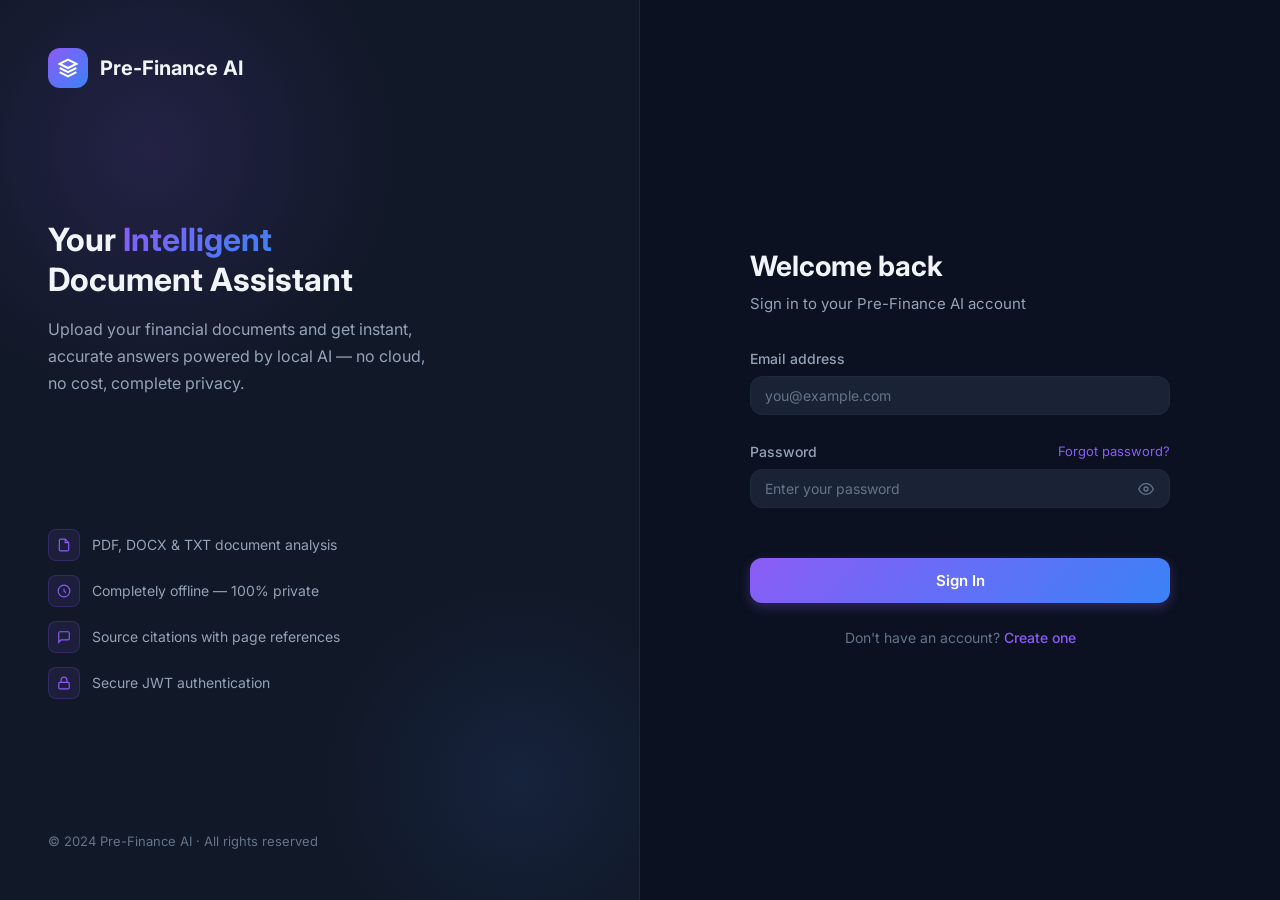
<file: frontend/login.html>
<!DOCTYPE html>
<html lang="en" data-theme="dark">
<head>
  <meta charset="UTF-8" />
  <meta name="viewport" content="width=device-width, initial-scale=1.0" />
  <title>Login – Pre-Finance AI</title>
  <link rel="preconnect" href="https://fonts.googleapis.com" />
  <link href="https://fonts.googleapis.com/css2?family=Inter:wght@400;500;600;700&display=swap" rel="stylesheet" />
  <link rel="stylesheet" href="css/style.css" />
  <link rel="stylesheet" href="css/auth.css" />
</head>
<body>

<div class="auth-page">

  <!-- Left branding panel -->
  <div class="auth-brand">
    <div class="brand-logo">
      <div class="brand-logo-icon">
        <svg width="20" height="20" viewBox="0 0 24 24" fill="none" stroke="currentColor" stroke-width="2.5">
          <path d="M12 2L2 7l10 5 10-5-10-5z"/><path d="M2 17l10 5 10-5"/><path d="M2 12l10 5 10-5"/>
        </svg>
      </div>
      Pre-Finance AI
    </div>

    <div class="brand-content">
      <h2>Your <span>Intelligent</span><br/>Document Assistant</h2>
      <p>Upload your financial documents and get instant, accurate answers powered by local AI — no cloud, no cost, complete privacy.</p>
    </div>

    <div class="brand-features">
      <div class="brand-feature">
        <div class="brand-feature-icon">
          <svg width="14" height="14" viewBox="0 0 24 24" fill="none" stroke="currentColor" stroke-width="2">
            <path d="M14 2H6a2 2 0 0 0-2 2v16a2 2 0 0 0 2 2h12a2 2 0 0 0 2-2V8z"/><polyline points="14 2 14 8 20 8"/>
          </svg>
        </div>
        PDF, DOCX &amp; TXT document analysis
      </div>
      <div class="brand-feature">
        <div class="brand-feature-icon">
          <svg width="14" height="14" viewBox="0 0 24 24" fill="none" stroke="currentColor" stroke-width="2">
            <circle cx="12" cy="12" r="10"/><path d="M12 8v4l3 3"/>
          </svg>
        </div>
        Completely offline — 100% private
      </div>
      <div class="brand-feature">
        <div class="brand-feature-icon">
          <svg width="14" height="14" viewBox="0 0 24 24" fill="none" stroke="currentColor" stroke-width="2">
            <path d="M21 15a2 2 0 0 1-2 2H7l-4 4V5a2 2 0 0 1 2-2h14a2 2 0 0 1 2 2z"/>
          </svg>
        </div>
        Source citations with page references
      </div>
      <div class="brand-feature">
        <div class="brand-feature-icon">
          <svg width="14" height="14" viewBox="0 0 24 24" fill="none" stroke="currentColor" stroke-width="2">
            <rect x="3" y="11" width="18" height="11" rx="2"/><path d="M7 11V7a5 5 0 0 1 10 0v4"/>
          </svg>
        </div>
        Secure JWT authentication
      </div>
    </div>

    <div class="brand-footer">© 2024 Pre-Finance AI · All rights reserved</div>
  </div>

  <!-- Right form panel -->
  <div class="auth-form-panel">
    <div class="auth-form-box">

      <div class="auth-form-header">
        <h1>Welcome back</h1>
        <p>Sign in to your Pre-Finance AI account</p>
      </div>

      <form class="auth-form" id="login-form" novalidate>

        <div class="form-group">
          <label class="form-label" for="email">Email address</label>
          <input class="form-input" type="email" id="email" placeholder="you@example.com" autocomplete="email" required />
          <span class="form-error" id="email-error"></span>
        </div>

        <div class="form-group">
          <label class="form-label" for="password">
            Password
            <a class="forgot-link" href="forgot-password.html" style="float:right;font-weight:400">Forgot password?</a>
          </label>
          <div class="input-wrapper">
            <input class="form-input" type="password" id="password" placeholder="Enter your password" autocomplete="current-password" required />
            <button type="button" class="input-toggle" id="toggle-pwd" title="Show/hide password">
              <svg id="eye-icon" width="16" height="16" viewBox="0 0 24 24" fill="none" stroke="currentColor" stroke-width="2">
                <path d="M1 12s4-8 11-8 11 8 11 8-4 8-11 8-11-8-11-8z"/><circle cx="12" cy="12" r="3"/>
              </svg>
            </button>
          </div>
          <span class="form-error" id="password-error"></span>
        </div>

        <span class="form-error" id="general-error" style="text-align:center;display:block"></span>

        <button class="btn btn-primary btn-auth" type="submit" id="login-btn">
          <span id="login-btn-text">Sign In</span>
          <span id="login-spinner" class="spinner" style="display:none"></span>
        </button>

        <div class="auth-link-row">
          Don't have an account? <a href="register.html">Create one</a>
        </div>

      </form>
    </div>
  </div>

</div>

<script src="js/api.js"></script>
<script src="js/ui.js"></script>
<script>
  // Redirect if already logged in
  redirectIfLoggedIn();
  Theme.init();

  const form = document.getElementById('login-form');
  const loginBtn = document.getElementById('login-btn');
  const btnText = document.getElementById('login-btn-text');
  const spinner = document.getElementById('login-spinner');

  // Toggle password visibility
  document.getElementById('toggle-pwd').addEventListener('click', () => {
    const input = document.getElementById('password');
    input.type = input.type === 'password' ? 'text' : 'password';
  });

  function setLoading(v) {
    loginBtn.disabled = v;
    btnText.style.display = v ? 'none' : 'inline';
    spinner.style.display = v ? 'inline-block' : 'none';
  }

  function clearErrors() {
    ['email-error','password-error','general-error'].forEach(id => {
      document.getElementById(id).textContent = '';
    });
  }

  form.addEventListener('submit', async (e) => {
    e.preventDefault();
    clearErrors();

    const email    = document.getElementById('email').value.trim();
    const password = document.getElementById('password').value;

    let valid = true;
    if (!email) { document.getElementById('email-error').textContent = 'Email is required.'; valid = false; }
    if (!password) { document.getElementById('password-error').textContent = 'Password is required.'; valid = false; }
    if (!valid) return;

    setLoading(true);
    try {
      const data = await AuthAPI.login(email, password);
      Auth.save(data);
      Toast.success('Welcome back!');
      setTimeout(() => {
        if (data.user.role === 'admin') {
          window.location.href = 'pages/admin/dashboard.html';
        } else {
          window.location.href = 'pages/dashboard.html';
        }
      }, 500);
    } catch (err) {
      document.getElementById('general-error').textContent = err.message;
    } finally {
      setLoading(false);
    }
  });
</script>
</body>
</html>
</file>
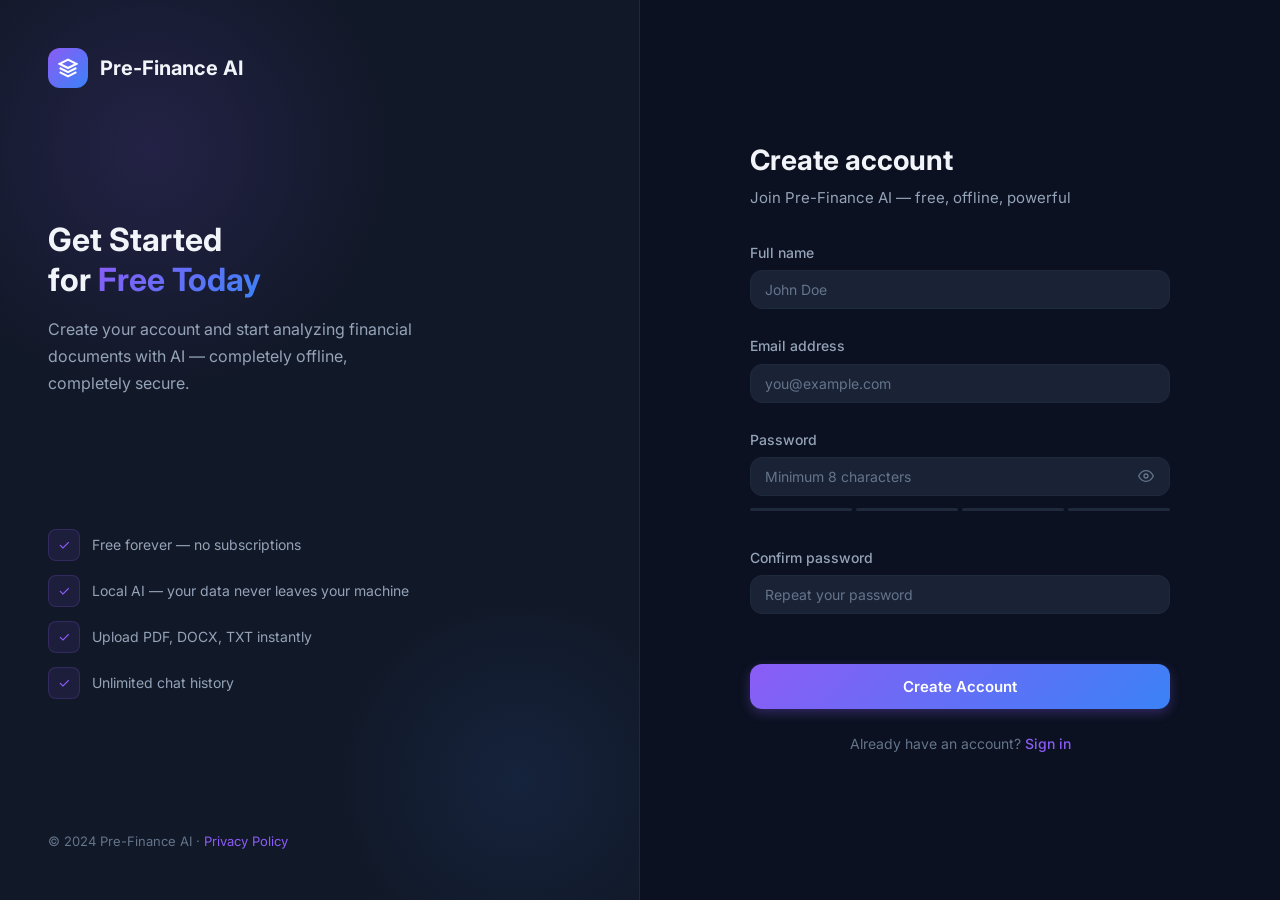
<file: frontend/register.html>
<!DOCTYPE html>
<html lang="en" data-theme="dark">
<head>
  <meta charset="UTF-8" />
  <meta name="viewport" content="width=device-width, initial-scale=1.0" />
  <title>Register – Pre-Finance AI</title>
  <link rel="preconnect" href="https://fonts.googleapis.com" />
  <link href="https://fonts.googleapis.com/css2?family=Inter:wght@400;500;600;700&display=swap" rel="stylesheet" />
  <link rel="stylesheet" href="css/style.css" />
  <link rel="stylesheet" href="css/auth.css" />
</head>
<body>

<div class="auth-page">

  <!-- Left branding panel -->
  <div class="auth-brand">
    <div class="brand-logo">
      <div class="brand-logo-icon">
        <svg width="20" height="20" viewBox="0 0 24 24" fill="none" stroke="currentColor" stroke-width="2.5">
          <path d="M12 2L2 7l10 5 10-5-10-5z"/><path d="M2 17l10 5 10-5"/><path d="M2 12l10 5 10-5"/>
        </svg>
      </div>
      Pre-Finance AI
    </div>

    <div class="brand-content">
      <h2>Get Started<br/>for <span>Free Today</span></h2>
      <p>Create your account and start analyzing financial documents with AI — completely offline, completely secure.</p>
    </div>

    <div class="brand-features">
      <div class="brand-feature">
        <div class="brand-feature-icon">✓</div> Free forever — no subscriptions
      </div>
      <div class="brand-feature">
        <div class="brand-feature-icon">✓</div> Local AI — your data never leaves your machine
      </div>
      <div class="brand-feature">
        <div class="brand-feature-icon">✓</div> Upload PDF, DOCX, TXT instantly
      </div>
      <div class="brand-feature">
        <div class="brand-feature-icon">✓</div> Unlimited chat history
      </div>
    </div>

    <div class="brand-footer">© 2024 Pre-Finance AI · <a href="#" style="color:var(--accent-purple)">Privacy Policy</a></div>
  </div>

  <!-- Right form panel -->
  <div class="auth-form-panel">
    <div class="auth-form-box">

      <div class="auth-form-header">
        <h1>Create account</h1>
        <p>Join Pre-Finance AI — free, offline, powerful</p>
      </div>

      <form class="auth-form" id="register-form" novalidate>

        <div class="form-group">
          <label class="form-label" for="name">Full name</label>
          <input class="form-input" type="text" id="name" placeholder="John Doe" autocomplete="name" required />
          <span class="form-error" id="name-error"></span>
        </div>

        <div class="form-group">
          <label class="form-label" for="email">Email address</label>
          <input class="form-input" type="email" id="email" placeholder="you@example.com" autocomplete="email" required />
          <span class="form-error" id="email-error"></span>
        </div>

        <div class="form-group">
          <label class="form-label" for="password">Password</label>
          <div class="input-wrapper">
            <input class="form-input" type="password" id="password" placeholder="Minimum 8 characters" autocomplete="new-password" required />
            <button type="button" class="input-toggle" id="toggle-pwd">
              <svg width="16" height="16" viewBox="0 0 24 24" fill="none" stroke="currentColor" stroke-width="2">
                <path d="M1 12s4-8 11-8 11 8 11 8-4 8-11 8-11-8-11-8z"/><circle cx="12" cy="12" r="3"/>
              </svg>
            </button>
          </div>
          <!-- Strength bar -->
          <div class="strength-bar" id="strength-bar">
            <div class="strength-segment" id="s1"></div>
            <div class="strength-segment" id="s2"></div>
            <div class="strength-segment" id="s3"></div>
            <div class="strength-segment" id="s4"></div>
          </div>
          <div class="strength-label" id="strength-label"></div>
          <span class="form-error" id="password-error"></span>
        </div>

        <div class="form-group">
          <label class="form-label" for="confirm-password">Confirm password</label>
          <input class="form-input" type="password" id="confirm-password" placeholder="Repeat your password" autocomplete="new-password" required />
          <span class="form-error" id="confirm-error"></span>
        </div>

        <span class="form-error" id="general-error" style="text-align:center;display:block"></span>

        <button class="btn btn-primary btn-auth" type="submit" id="register-btn">
          <span id="btn-text">Create Account</span>
          <span id="btn-spinner" class="spinner" style="display:none"></span>
        </button>

        <div class="auth-link-row">
          Already have an account? <a href="login.html">Sign in</a>
        </div>

      </form>
    </div>
  </div>

</div>

<script src="js/api.js"></script>
<script src="js/ui.js"></script>
<script>
  redirectIfLoggedIn();
  Theme.init();

  // Password toggle
  document.getElementById('toggle-pwd').addEventListener('click', () => {
    const p = document.getElementById('password');
    p.type = p.type === 'password' ? 'text' : 'password';
  });

  // Strength meter
  document.getElementById('password').addEventListener('input', function() {
    const v = this.value;
    const scores = [v.length >= 8, /[A-Z]/.test(v), /\d/.test(v), /[^A-Za-z0-9]/.test(v)];
    const strength = scores.filter(Boolean).length;
    const colors = ['', '#EF4444', '#F59E0B', '#3B82F6', '#22C55E'];
    const labels = ['', 'Weak', 'Fair', 'Good', 'Strong'];
    ['s1','s2','s3','s4'].forEach((id, i) => {
      document.getElementById(id).style.background = i < strength ? colors[strength] : 'var(--border)';
    });
    document.getElementById('strength-label').textContent = v ? labels[strength] : '';
    document.getElementById('strength-label').style.color = colors[strength];
  });

  function clearErrors() {
    ['name-error','email-error','password-error','confirm-error','general-error'].forEach(id => {
      document.getElementById(id).textContent = '';
    });
  }

  document.getElementById('register-form').addEventListener('submit', async (e) => {
    e.preventDefault();
    clearErrors();

    const name     = document.getElementById('name').value.trim();
    const email    = document.getElementById('email').value.trim();
    const password = document.getElementById('password').value;
    const confirm  = document.getElementById('confirm-password').value;

    let valid = true;
    if (!name)    { document.getElementById('name-error').textContent = 'Name is required.'; valid = false; }
    if (!email)   { document.getElementById('email-error').textContent = 'Email is required.'; valid = false; }
    if (password.length < 8) { document.getElementById('password-error').textContent = 'Password must be at least 8 characters.'; valid = false; }
    if (password !== confirm) { document.getElementById('confirm-error').textContent = 'Passwords do not match.'; valid = false; }
    if (!valid) return;

    const btn = document.getElementById('register-btn');
    btn.disabled = true;
    document.getElementById('btn-text').style.display = 'none';
    document.getElementById('btn-spinner').style.display = 'inline-block';

    try {
      await AuthAPI.register(name, email, password);
      Toast.success('Account created! Redirecting to login…');
      setTimeout(() => window.location.href = 'login.html', 1500);
    } catch (err) {
      document.getElementById('general-error').textContent = err.message;
    } finally {
      btn.disabled = false;
      document.getElementById('btn-text').style.display = 'inline';
      document.getElementById('btn-spinner').style.display = 'none';
    }
  });
</script>
</body>
</html>
</file>
<file: frontend/css/style.css>
/* ═══════════════════════════════════════════════════════════════════════════
   Pre-Finance AI – Global Design System
   Color palette from DocPilot reference image
   ═══════════════════════════════════════════════════════════════════════════ */

/* ─── CSS Custom Properties ─────────────────────────────────────────────── */
:root {
  /* Backgrounds */
  --bg-primary:    #0B1120;
  --bg-secondary:  #111827;
  --bg-card:       #151C2E;
  --bg-elevated:   #1A2235;
  --bg-hover:      #1E2A40;

  /* Brand */
  --accent-purple: #8B5CF6;
  --accent-blue:   #3B82F6;
  --accent-indigo: #6366F1;
  --accent-grad:   linear-gradient(135deg, #8B5CF6 0%, #3B82F6 100%);

  /* Status */
  --success:  #22C55E;
  --warning:  #F59E0B;
  --danger:   #EF4444;
  --info:     #06B6D4;

  /* Text */
  --text-primary:   #F1F5F9;
  --text-secondary: #94A3B8;
  --text-muted:     #64748B;
  --text-disabled:  #334155;

  /* Borders */
  --border:        #1E293B;
  --border-focus:  #8B5CF6;

  /* Spacing */
  --radius-sm:  8px;
  --radius-md:  12px;
  --radius-lg:  16px;
  --radius-xl:  20px;

  /* Shadows */
  --shadow-sm:  0 1px 3px rgba(0,0,0,0.4);
  --shadow-md:  0 4px 16px rgba(0,0,0,0.5);
  --shadow-lg:  0 8px 32px rgba(0,0,0,0.6);
  --shadow-glow: 0 0 24px rgba(139,92,246,0.25);

  /* Sidebar */
  --sidebar-width: 240px;

  /* Transitions */
  --trans: 0.2s ease;
}

/* Light mode */
[data-theme="light"] {
  --bg-primary:    #F8FAFC;
  --bg-secondary:  #F1F5F9;
  --bg-card:       #FFFFFF;
  --bg-elevated:   #F8FAFC;
  --bg-hover:      #EEF2FF;
  --text-primary:  #0F172A;
  --text-secondary:#475569;
  --text-muted:    #94A3B8;
  --border:        #E2E8F0;
  --shadow-md:     0 4px 16px rgba(0,0,0,0.08);
}

/* ─── Reset ──────────────────────────────────────────────────────────────── */
*, *::before, *::after { box-sizing: border-box; margin: 0; padding: 0; }
html { font-size: 16px; scroll-behavior: smooth; }
body {
  font-family: 'Inter', -apple-system, BlinkMacSystemFont, 'Segoe UI', sans-serif;
  background: var(--bg-primary);
  color: var(--text-primary);
  line-height: 1.6;
  -webkit-font-smoothing: antialiased;
}
a { color: inherit; text-decoration: none; }
button { cursor: pointer; font-family: inherit; border: none; outline: none; }
input, textarea, select { font-family: inherit; outline: none; }
img { max-width: 100%; display: block; }
ul { list-style: none; }

/* ─── Scrollbar ──────────────────────────────────────────────────────────── */
::-webkit-scrollbar { width: 6px; height: 6px; }
::-webkit-scrollbar-track { background: var(--bg-primary); }
::-webkit-scrollbar-thumb { background: var(--bg-elevated); border-radius: 3px; }
::-webkit-scrollbar-thumb:hover { background: var(--accent-purple); }

/* ─── Typography ─────────────────────────────────────────────────────────── */
h1 { font-size: 2rem;   font-weight: 700; line-height: 1.2; }
h2 { font-size: 1.5rem; font-weight: 600; line-height: 1.3; }
h3 { font-size: 1.25rem;font-weight: 600; }
h4 { font-size: 1rem;   font-weight: 600; }
p  { color: var(--text-secondary); }

/* ─── Buttons ────────────────────────────────────────────────────────────── */
.btn {
  display: inline-flex;
  align-items: center;
  gap: 8px;
  padding: 10px 20px;
  border-radius: var(--radius-md);
  font-size: 0.875rem;
  font-weight: 500;
  transition: all var(--trans);
  white-space: nowrap;
}
.btn-primary {
  background: var(--accent-grad);
  color: #fff;
  box-shadow: 0 4px 12px rgba(139,92,246,0.3);
}
.btn-primary:hover {
  opacity: 0.9;
  transform: translateY(-1px);
  box-shadow: 0 6px 20px rgba(139,92,246,0.4);
}
.btn-secondary {
  background: var(--bg-elevated);
  color: var(--text-primary);
  border: 1px solid var(--border);
}
.btn-secondary:hover { background: var(--bg-hover); }
.btn-danger {
  background: rgba(239,68,68,0.15);
  color: var(--danger);
  border: 1px solid rgba(239,68,68,0.3);
}
.btn-danger:hover { background: rgba(239,68,68,0.25); }
.btn-ghost {
  background: transparent;
  color: var(--text-secondary);
}
.btn-ghost:hover { background: var(--bg-hover); color: var(--text-primary); }
.btn-sm { padding: 6px 14px; font-size: 0.8125rem; }
.btn-lg { padding: 14px 28px; font-size: 1rem; }
.btn-icon { padding: 8px; border-radius: var(--radius-sm); }
.btn:disabled { opacity: 0.5; pointer-events: none; }

/* ─── Cards ──────────────────────────────────────────────────────────────── */
.card {
  background: var(--bg-card);
  border: 1px solid var(--border);
  border-radius: var(--radius-lg);
  padding: 24px;
}
.card-hover:hover {
  border-color: rgba(139,92,246,0.4);
  box-shadow: var(--shadow-glow);
  transition: all var(--trans);
}

/* ─── Form controls ──────────────────────────────────────────────────────── */
.form-group { display: flex; flex-direction: column; gap: 6px; }
.form-label { font-size: 0.875rem; font-weight: 500; color: var(--text-secondary); }
.form-input {
  background: var(--bg-elevated);
  border: 1px solid var(--border);
  color: var(--text-primary);
  padding: 10px 14px;
  border-radius: var(--radius-md);
  font-size: 0.875rem;
  transition: border-color var(--trans), box-shadow var(--trans);
  width: 100%;
}
.form-input:focus {
  border-color: var(--border-focus);
  box-shadow: 0 0 0 3px rgba(139,92,246,0.15);
}
.form-input::placeholder { color: var(--text-muted); }
.form-error { font-size: 0.8125rem; color: var(--danger); }
.form-hint  { font-size: 0.8125rem; color: var(--text-muted); }

/* ─── Badges ─────────────────────────────────────────────────────────────── */
.badge {
  display: inline-flex;
  align-items: center;
  gap: 4px;
  padding: 3px 10px;
  border-radius: 999px;
  font-size: 0.75rem;
  font-weight: 500;
}
.badge-purple  { background: rgba(139,92,246,0.15); color: var(--accent-purple); }
.badge-blue    { background: rgba(59,130,246,0.15);  color: var(--accent-blue); }
.badge-green   { background: rgba(34,197,94,0.15);   color: var(--success); }
.badge-yellow  { background: rgba(245,158,11,0.15);  color: var(--warning); }
.badge-red     { background: rgba(239,68,68,0.15);   color: var(--danger); }
.badge-gray    { background: rgba(100,116,139,0.15); color: var(--text-muted); }

/* ─── Toast notifications ────────────────────────────────────────────────── */
#toast-container {
  position: fixed;
  bottom: 24px;
  right: 24px;
  display: flex;
  flex-direction: column;
  gap: 10px;
  z-index: 9999;
}
.toast {
  display: flex;
  align-items: center;
  gap: 12px;
  padding: 14px 18px;
  background: var(--bg-elevated);
  border: 1px solid var(--border);
  border-radius: var(--radius-md);
  box-shadow: var(--shadow-lg);
  font-size: 0.875rem;
  min-width: 280px;
  max-width: 380px;
  animation: slideIn 0.25s ease;
}
.toast.success { border-left: 3px solid var(--success); }
.toast.error   { border-left: 3px solid var(--danger); }
.toast.info    { border-left: 3px solid var(--accent-blue); }
.toast.warning { border-left: 3px solid var(--warning); }
.toast-icon { font-size: 1rem; flex-shrink: 0; }
.toast-msg  { flex: 1; color: var(--text-primary); }
.toast-close { background: none; color: var(--text-muted); padding: 2px 6px; }
.toast-close:hover { color: var(--text-primary); }
@keyframes slideIn {
  from { opacity: 0; transform: translateX(20px); }
  to   { opacity: 1; transform: translateX(0); }
}

/* ─── Loading spinner ────────────────────────────────────────────────────── */
.spinner {
  width: 20px; height: 20px;
  border: 2px solid var(--border);
  border-top-color: var(--accent-purple);
  border-radius: 50%;
  animation: spin 0.7s linear infinite;
  flex-shrink: 0;
}
.spinner-lg { width: 40px; height: 40px; border-width: 3px; }
@keyframes spin { to { transform: rotate(360deg); } }

/* ─── Page loader overlay ────────────────────────────────────────────────── */
#page-loader {
  position: fixed; inset: 0;
  background: var(--bg-primary);
  display: flex; align-items: center; justify-content: center;
  z-index: 10000;
  transition: opacity 0.3s ease;
}
#page-loader.hidden { opacity: 0; pointer-events: none; }

/* ─── Divider ────────────────────────────────────────────────────────────── */
.divider {
  height: 1px;
  background: var(--border);
  margin: 20px 0;
}
.divider-text {
  display: flex; align-items: center; gap: 12px;
  color: var(--text-muted); font-size: 0.8125rem;
}
.divider-text::before, .divider-text::after {
  content: ''; flex: 1; height: 1px; background: var(--border);
}

/* ─── Empty state ────────────────────────────────────────────────────────── */
.empty-state {
  display: flex; flex-direction: column; align-items: center; justify-content: center;
  gap: 16px; padding: 60px 20px; text-align: center;
}
.empty-state-icon {
  width: 64px; height: 64px;
  background: var(--bg-elevated);
  border-radius: var(--radius-lg);
  display: flex; align-items: center; justify-content: center;
  color: var(--text-muted); font-size: 1.75rem;
}
.empty-state h3 { font-size: 1.125rem; }
.empty-state p  { font-size: 0.875rem; max-width: 320px; }

/* ─── Confirmation modal ─────────────────────────────────────────────────── */
.modal-overlay {
  position: fixed; inset: 0;
  background: rgba(0,0,0,0.6);
  display: flex; align-items: center; justify-content: center;
  z-index: 8000;
  opacity: 0; pointer-events: none; transition: opacity 0.2s;
}
.modal-overlay.active { opacity: 1; pointer-events: auto; }
.modal {
  background: var(--bg-card);
  border: 1px solid var(--border);
  border-radius: var(--radius-lg);
  padding: 28px;
  width: 440px; max-width: 94vw;
  transform: scale(0.95); transition: transform 0.2s;
}
.modal-overlay.active .modal { transform: scale(1); }
.modal-title { font-size: 1.125rem; font-weight: 600; margin-bottom: 10px; }
.modal-actions { display: flex; gap: 12px; justify-content: flex-end; margin-top: 24px; }

/* ─── Utilities ──────────────────────────────────────────────────────────── */
.flex { display: flex; }
.flex-col { display: flex; flex-direction: column; }
.items-center { align-items: center; }
.justify-between { justify-content: space-between; }
.gap-2 { gap: 8px; }
.gap-3 { gap: 12px; }
.gap-4 { gap: 16px; }
.w-full { width: 100%; }
.text-sm { font-size: 0.875rem; }
.text-xs { font-size: 0.75rem; }
.text-muted { color: var(--text-muted); }
.text-success { color: var(--success); }
.text-danger  { color: var(--danger); }
.text-purple  { color: var(--accent-purple); }
.font-medium { font-weight: 500; }
.font-semibold { font-weight: 600; }
.truncate { overflow: hidden; text-overflow: ellipsis; white-space: nowrap; }
.sr-only { position: absolute; width: 1px; height: 1px; overflow: hidden; clip: rect(0,0,0,0); }

/* ─── Responsive breakpoints ─────────────────────────────────────────────── */
@media (max-width: 768px) {
  :root { --sidebar-width: 0px; }
  h1 { font-size: 1.5rem; }
}
</file>
<file: frontend/css/auth.css>
/* ═══════════════════════════════════════════════════════════════════════════
   Pre-Finance AI – Auth pages (login, register, forgot-password)
   ═══════════════════════════════════════════════════════════════════════════ */

.auth-page {
  min-height: 100vh;
  display: grid;
  grid-template-columns: 1fr 1fr;
  background: var(--bg-primary);
}

/* ─── Left panel – branding ──────────────────────────────────────────────── */
.auth-brand {
  position: relative;
  display: flex;
  flex-direction: column;
  justify-content: space-between;
  padding: 48px;
  overflow: hidden;
  background: var(--bg-secondary);
  border-right: 1px solid var(--border);
}

/* Animated gradient orbs */
.auth-brand::before {
  content: '';
  position: absolute;
  width: 500px; height: 500px;
  border-radius: 50%;
  background: radial-gradient(circle, rgba(139,92,246,0.15) 0%, transparent 70%);
  top: -100px; left: -100px;
  pointer-events: none;
}
.auth-brand::after {
  content: '';
  position: absolute;
  width: 400px; height: 400px;
  border-radius: 50%;
  background: radial-gradient(circle, rgba(59,130,246,0.1) 0%, transparent 70%);
  bottom: -80px; right: -80px;
  pointer-events: none;
}

.brand-logo {
  display: flex;
  align-items: center;
  gap: 12px;
  font-size: 1.25rem;
  font-weight: 700;
  color: var(--text-primary);
  position: relative; z-index: 1;
}
.brand-logo-icon {
  width: 40px; height: 40px;
  background: var(--accent-grad);
  border-radius: var(--radius-md);
  display: flex; align-items: center; justify-content: center;
  color: #fff; font-size: 1.1rem;
}

.brand-content {
  position: relative; z-index: 1;
}
.brand-content h2 {
  font-size: 2rem;
  font-weight: 700;
  margin-bottom: 16px;
  line-height: 1.25;
}
.brand-content h2 span {
  background: var(--accent-grad);
  -webkit-background-clip: text;
  -webkit-text-fill-color: transparent;
  background-clip: text;
}
.brand-content p {
  font-size: 1rem;
  color: var(--text-secondary);
  line-height: 1.7;
  max-width: 380px;
}

.brand-features {
  display: flex;
  flex-direction: column;
  gap: 14px;
  position: relative; z-index: 1;
}
.brand-feature {
  display: flex;
  align-items: center;
  gap: 12px;
  font-size: 0.875rem;
  color: var(--text-secondary);
}
.brand-feature-icon {
  width: 32px; height: 32px;
  background: rgba(139,92,246,0.1);
  border: 1px solid rgba(139,92,246,0.2);
  border-radius: var(--radius-sm);
  display: flex; align-items: center; justify-content: center;
  color: var(--accent-purple);
  font-size: 0.875rem;
  flex-shrink: 0;
}

.brand-footer {
  font-size: 0.8125rem;
  color: var(--text-muted);
  position: relative; z-index: 1;
}

/* ─── Right panel – form ─────────────────────────────────────────────────── */
.auth-form-panel {
  display: flex;
  align-items: center;
  justify-content: center;
  padding: 48px 40px;
  overflow-y: auto;
}

.auth-form-box {
  width: 100%;
  max-width: 420px;
}

.auth-form-header {
  margin-bottom: 32px;
}
.auth-form-header h1 {
  font-size: 1.75rem;
  font-weight: 700;
  margin-bottom: 8px;
}
.auth-form-header p {
  font-size: 0.9375rem;
  color: var(--text-secondary);
}

.auth-form {
  display: flex;
  flex-direction: column;
  gap: 20px;
}

/* Password input wrapper */
.input-wrapper {
  position: relative;
}
.input-wrapper .form-input {
  padding-right: 44px;
}
.input-toggle {
  position: absolute;
  right: 12px;
  top: 50%;
  transform: translateY(-50%);
  background: none;
  color: var(--text-muted);
  padding: 4px;
  display: flex; align-items: center;
  transition: color var(--trans);
}
.input-toggle:hover { color: var(--text-primary); }

/* Auth submit button */
.btn-auth {
  width: 100%;
  padding: 13px;
  font-size: 0.9375rem;
  font-weight: 600;
  justify-content: center;
  border-radius: var(--radius-md);
  margin-top: 4px;
}

.auth-link-row {
  text-align: center;
  font-size: 0.875rem;
  color: var(--text-muted);
  margin-top: 4px;
}
.auth-link-row a {
  color: var(--accent-purple);
  font-weight: 500;
}
.auth-link-row a:hover { text-decoration: underline; }

.forgot-link {
  text-align: right;
  font-size: 0.8125rem;
  color: var(--accent-purple);
}
.forgot-link:hover { text-decoration: underline; }

/* Strength indicator */
.strength-bar {
  display: flex;
  gap: 4px;
  margin-top: 6px;
}
.strength-segment {
  flex: 1;
  height: 3px;
  border-radius: 2px;
  background: var(--border);
  transition: background 0.3s;
}
.strength-label {
  font-size: 0.75rem;
  color: var(--text-muted);
  margin-top: 4px;
}

/* ─── Responsive ─────────────────────────────────────────────────────────── */
@media (max-width: 900px) {
  .auth-page { grid-template-columns: 1fr; }
  .auth-brand { display: none; }
  .auth-form-panel { padding: 32px 24px; }
}
</file>
